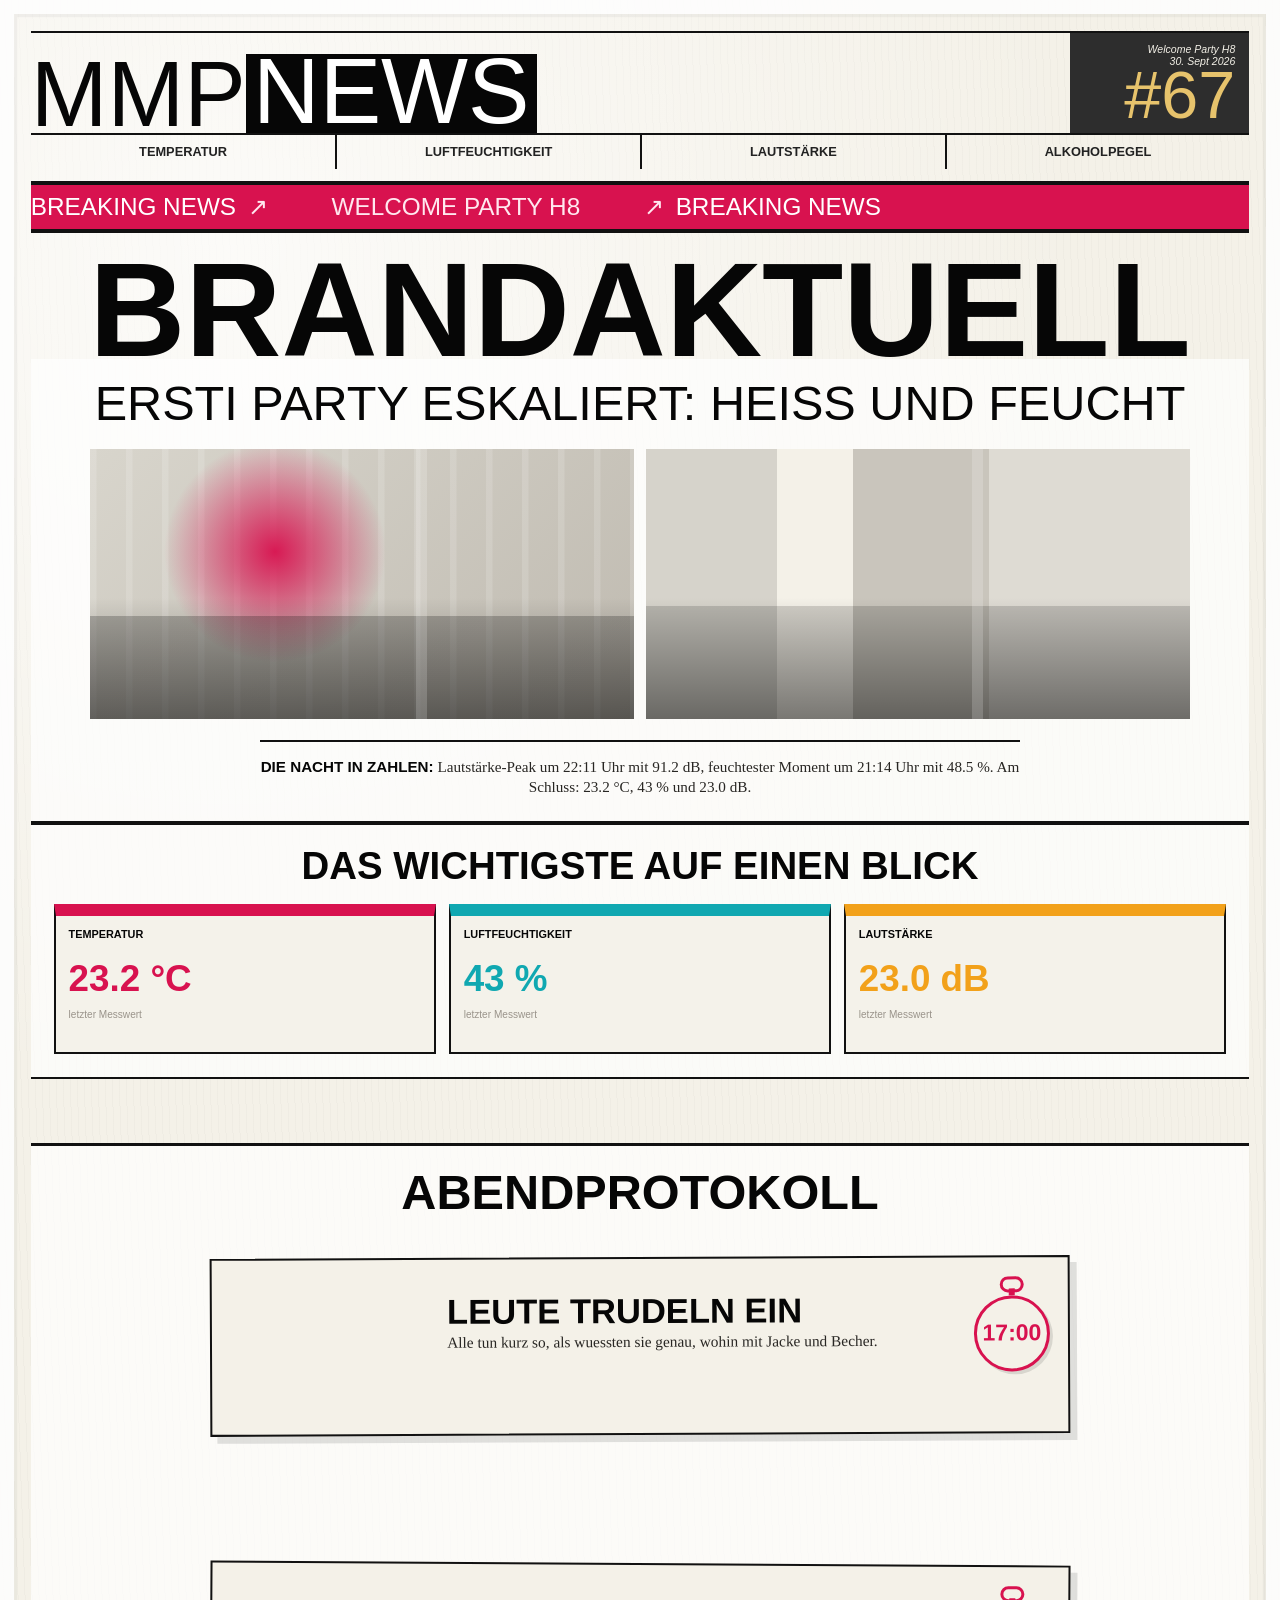
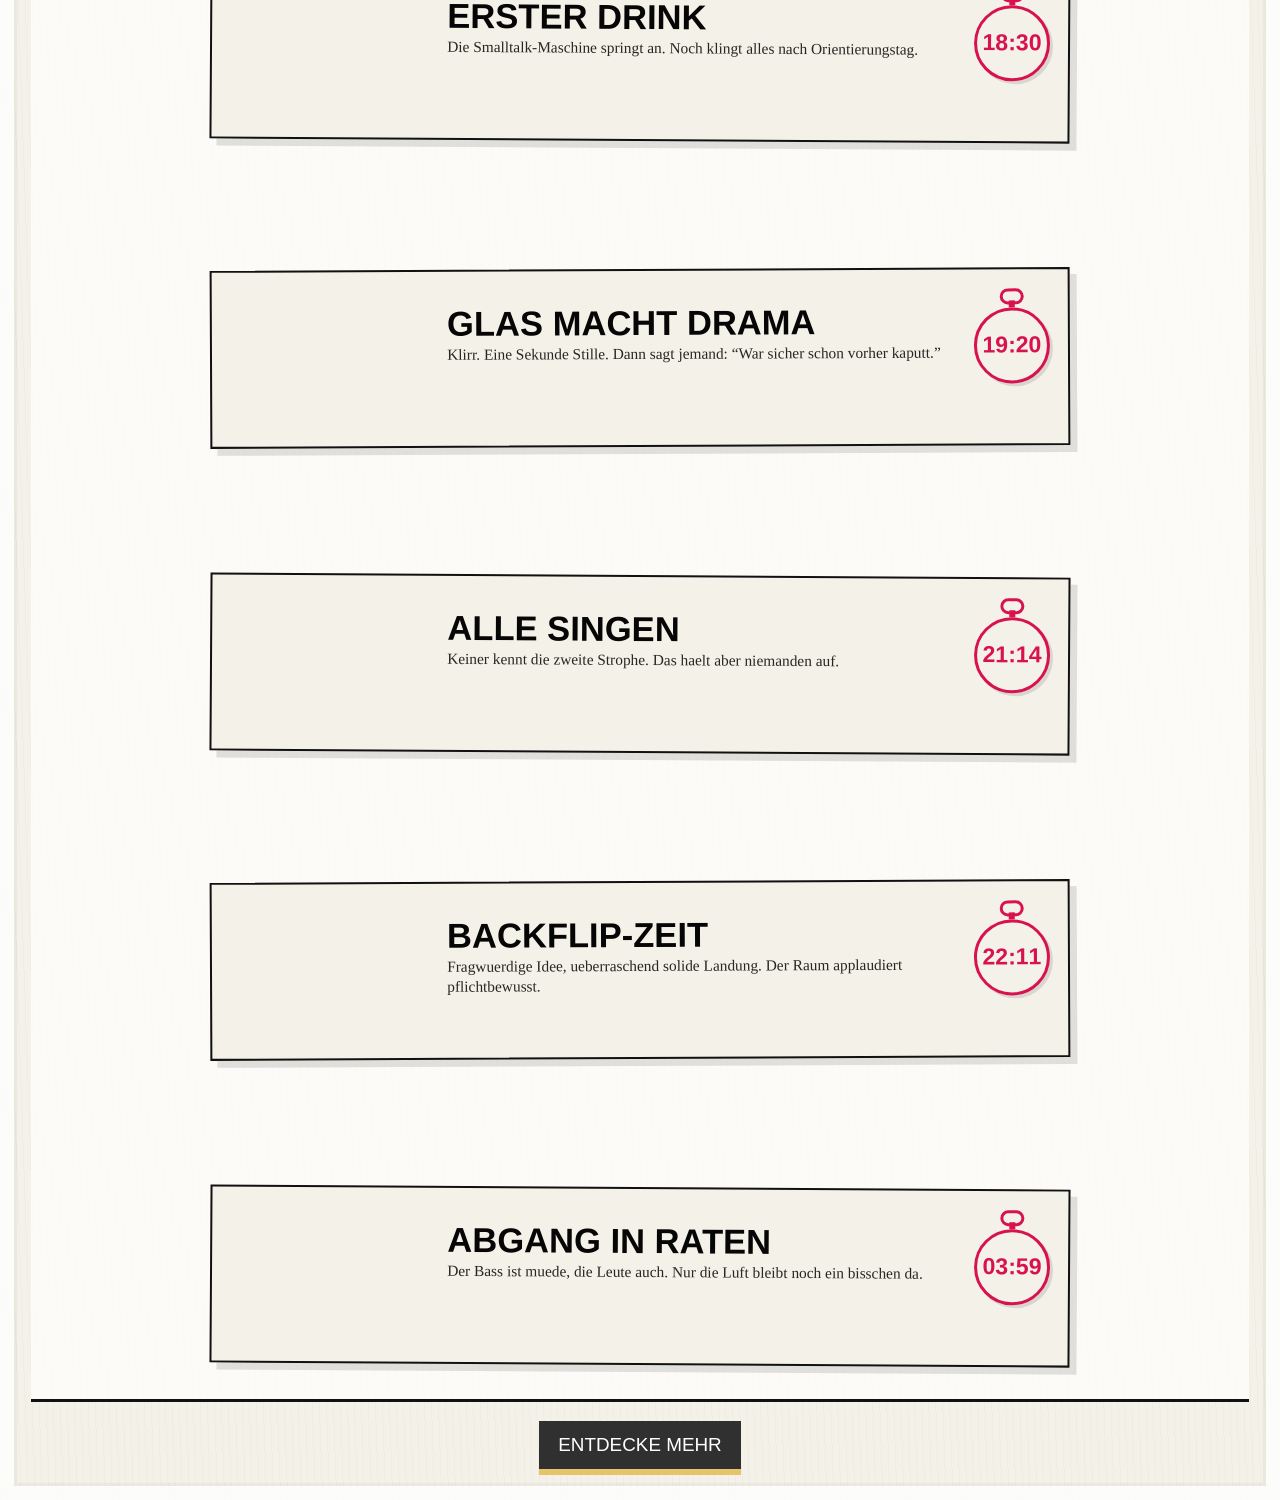
<file: index.html>
<!DOCTYPE html>
<html lang="de">
<head>
    <meta charset="UTF-8">
    <meta name="viewport" content="width=device-width, initial-scale=1.0">
    <title>MMP News | Party Hub</title>
    <link rel="stylesheet" href="css/style.css">
</head>
<body>
<main class="paper">
    <header class="masthead">
        <a class="edition" href="index.html"><span>MMP</span><mark>NEWS</mark></a>
        <div class="issue">
            <span>Welcome Party H8</span>
            <span>30. Sept 2026</span>
        </div>
    </header>

    <nav class="topic-nav" aria-label="Messwerte">
        <a href="temperature.html">Temperatur</a>
        <a href="humidity.html">Luftfeuchtigkeit</a>
        <a href="noise.html">Lautstärke</a>
        <a href="alcohol.html">Alkoholpegel</a>
    </nav>

    <div class="news-strip" aria-hidden="true">
        <span>Breaking News</span>
        <span>Welcome Party H8</span>
        <span>Breaking News</span>
    </div>

    <h1 class="main-title" id="main-title">Brandaktuell</h1>

    <section class="hero" aria-labelledby="main-title">
        <p class="lead">Ersti Party eskaliert: heiss und feucht</p>

        <div class="scene-grid" aria-label="Stimmungsbilder der Party">
            <article class="scene scene-studio"></article>
            <article class="scene scene-mensa"></article>
        </div>

        <article class="story-copy" id="story-copy" aria-label="Story aus den Messdaten"></article>
    </section>

    <section class="overview" aria-labelledby="overview-title">
        <h2 id="overview-title">Das Wichtigste auf einen Blick</h2>
        <div class="metric-grid" id="metric-grid"></div>
    </section>

    <section class="linea-story" aria-labelledby="linea-story-title">
        <h2 id="linea-story-title">Abendprotokoll</h2>
        <div class="linea-timeline">
            <svg class="linea-route" viewBox="0 0 860 1720" preserveAspectRatio="none" aria-hidden="true">
                <path class="linea-route-main" d="M428 0 C428 95 178 70 178 190 C178 315 686 250 686 386 C686 515 205 455 205 600 C205 748 668 680 668 830 C668 970 188 905 188 1060 C188 1210 690 1135 690 1295 C690 1445 426 1415 426 1720" />
                <path class="linea-route-dots" d="M428 0 C428 95 178 70 178 190 C178 315 686 250 686 386 C686 515 205 455 205 600 C205 748 668 680 668 830 C668 970 188 905 188 1060 C188 1210 690 1135 690 1295 C690 1445 426 1415 426 1720" />
            </svg>
            <article class="linea-event">
                <svg viewBox="0 0 140 120" aria-hidden="true">
                    <path d="M36 98 V28 h42 v70" />
                    <circle cx="67" cy="63" r="2.5" />
                    <path d="M101 76 q-5 -9 2 -16 M96 60 q8 -12 18 0 M104 48 a7 7 0 1 0 0 -14 a7 7 0 1 0 0 14 M101 76 l-14 22 M101 76 l20 22" />
                </svg>
                <div>
                    <span>17:00</span>
                    <h3>Leute trudeln ein</h3>
                    <p>Alle tun kurz so, als wuessten sie genau, wohin mit Jacke und Becher.</p>
                </div>
            </article>
            <article class="linea-event">
                <svg viewBox="0 0 140 120" aria-hidden="true">
                    <path d="M43 30 q23 6 27 12 q-2 34 -23 44 q-21 -10 -18 -36 q4 -14 14 -20 z M31 63 q15 -5 35 1 M47 86 q-5 18 -13 27 M22 114 q12 -7 24 1" />
                    <path d="M97 30 q-23 6 -27 12 q2 34 23 44 q21 -10 18 -36 q-4 -14 -14 -20 z M74 63 q15 -5 35 1 M93 86 q5 18 13 27 M94 115 q12 -8 24 -1" />
                    <path d="M61 27 q-19 -18 -25 -9 M76 27 q19 -18 25 -9 M70 25 a3 3 0 1 0 0 -6 a3 3 0 1 0 0 6 M55 35 a3 3 0 1 0 0 -6 a3 3 0 1 0 0 6 M86 35 a3 3 0 1 0 0 -6 a3 3 0 1 0 0 6" />
                </svg>
                <div>
                    <span>18:30</span>
                    <h3>Erster Drink</h3>
                    <p>Die Smalltalk-Maschine springt an. Noch klingt alles nach Orientierungstag.</p>
                </div>
            </article>
            <article class="linea-event">
                <svg viewBox="0 0 140 120" aria-hidden="true">
                    <path d="M42 33 h55 l-18 28 q-8 11 -23 8 q-13 -3 -18 -18 z" />
                    <path d="M61 67 l-18 28 M76 64 l15 31 M34 96 q31 -8 66 0" />
                    <path d="M58 47 l-15 -12 M73 34 l-6 -16 M91 41 l18 -12 M82 56 l24 8 M48 61 l-19 16" />
                    <path d="M27 101 q20 8 39 2 q22 -7 47 2 M52 93 q5 -5 11 -1 M84 91 q7 -4 14 1" />
                </svg>
                <div>
                    <span>19:20</span>
                    <h3>Glas macht Drama</h3>
                    <p>Klirr. Eine Sekunde Stille. Dann sagt jemand: “War sicher schon vorher kaputt.”</p>
                </div>
            </article>
            <article class="linea-event">
                <svg viewBox="0 0 140 120" aria-hidden="true">
                    <path d="M70 20 q16 0 16 18 v18 q0 18 -16 18 q-16 0 -16 -18 v-18 q0 -18 16 -18 z" />
                    <path d="M45 52 q0 31 25 31 q25 0 25 -31 M70 83 v18 M52 101 h36" />
                    <path d="M91 30 q13 9 13 22 M49 30 q-13 9 -13 22 M61 38 q9 -6 18 0" />
                </svg>
                <div>
                    <span>21:14</span>
                    <h3>Alle singen</h3>
                    <p>Keiner kennt die zweite Strophe. Das haelt aber niemanden auf.</p>
                </div>
            </article>
            <article class="linea-event">
                <svg viewBox="0 0 140 120" aria-hidden="true">
                    <path d="M36 75 q17 -45 34 -6 q17 -39 34 6 M51 60 q19 -18 38 0 M42 87 q28 16 57 0" />
                    <path d="M29 31 l24 8 l-18 17 l23 -1 l-12 25 M88 28 l-7 22 l23 -8 l-14 19 l23 4" />
                </svg>
                <div>
                    <span>22:11</span>
                    <h3>Backflip-Zeit</h3>
                    <p>Fragwuerdige Idee, ueberraschend solide Landung. Der Raum applaudiert pflichtbewusst.</p>
                </div>
            </article>
            <article class="linea-event">
                <svg viewBox="0 0 140 120" aria-hidden="true">
                    <path d="M42 36 q24 -14 45 4 q22 19 5 41 q-18 23 -48 2" />
                    <path d="M48 83 h-17 M31 83 l12 -12 M31 83 l12 12 M96 42 h25 M113 34 l10 8 l-10 8" />
                </svg>
                <div>
                    <span>03:59</span>
                    <h3>Abgang in Raten</h3>
                    <p>Der Bass ist muede, die Leute auch. Nur die Luft bleibt noch ein bisschen da.</p>
                </div>
            </article>
        </div>
    </section>

    <footer class="paper-footer">
        <a href="chart.html">Entdecke mehr</a>
    </footer>
</main>

<script src="javascript/js.js"></script>
<script>
    const rows = window.PARTY_UNLOAD_DATA?.data || [];
    const boxes = {
        3: { name: "Studio" },
        7: { name: "Mensa" }
    };
    const metrics = {
        temperature_c: { label: "Temperatur", unit: "°C", accent: "red", digits: 1 },
        humidity_pct: { label: "Luftfeuchtigkeit", unit: "%", accent: "blue", digits: 0 },
        noise_pct: { label: "Lautstärke", unit: "dB", accent: "orange", digits: 1 }
    };
    const metricConfig = [
        { id: "temperature", key: "temperature_c", label: "Temperatur", unit: "°C", accent: "red", digits: 1 },
        { id: "humidity", key: "humidity_pct", label: "Luftfeuchtigkeit", unit: "%", accent: "blue", digits: 0 },
        { id: "noise", key: "noise_pct", label: "Lautstärke", unit: "dB", accent: "orange", digits: 1 }
    ];

    function valuesFor(key) {
        return rows
            .map((row) => row[key])
            .filter((value) => typeof value === "number" && Number.isFinite(value));
    }

    function latestMetricValue(key) {
        for (let i = rows.length - 1; i >= 0; i--) {
            const value = rows[i][key];
            if (typeof value === "number" && Number.isFinite(value)) {
                return value;
            }
        }
        return null;
    }

    function format(value, digits, unit) {
        if (value === null || value === undefined || Number.isNaN(value)) return "--";
        return `${value.toFixed(digits)} ${unit}`;
    }

    function strongestFor(key, direction = "max") {
        let best = null;
        for (const row of rows) {
            const value = row[key];
            if (typeof value !== "number" || !Number.isFinite(value)) continue;
            if (!best || (direction === "max" ? value > best.value : value < best.value)) {
                best = { value, box: row.box_id, time: row.measured_at };
            }
        }
        return best;
    }

    function timeOnly(dateTime) {
        return dateTime ? dateTime.slice(11, 16) : "--:--";
    }

    document.getElementById("metric-grid").innerHTML = metricConfig.map((metric) => {
        const values = valuesFor(metric.key);
        const latest = latestMetricValue(metric.key);
        return `<article class="metric-card ${metric.accent}" id="${metric.id}">
            <div class="metric-label">${metric.label}</div>
            <strong>${format(latest, metric.digits, metric.unit)}</strong>
            <span class="metric-note">${values.length ? "letzter Messwert" : "nicht gemessen"}</span>
        </article>`;
    }).join("");

    const humidityPeak = strongestFor("humidity_pct");
    const noisePeak = strongestFor("noise_pct");
    const latestTemp = latestMetricValue("temperature_c");
    const latestHumidity = latestMetricValue("humidity_pct");
    const latestNoise = latestMetricValue("noise_pct");
    document.getElementById("story-copy").innerHTML = `
        <p><strong>Die Nacht in Zahlen:</strong> Lautstärke-Peak um ${timeOnly(noisePeak?.time)} Uhr mit ${format(noisePeak?.value, 1, "dB")}, feuchtester Moment um ${timeOnly(humidityPeak?.time)} Uhr mit ${format(humidityPeak?.value, 1, "%")}. Am Schluss: ${format(latestTemp, 1, "°C")}, ${format(latestHumidity, 0, "%")} und ${format(latestNoise, 1, "dB")}.</p>
    `;

    const lineaCards = document.querySelectorAll(".linea-event");
    const timeline = document.querySelector(".linea-timeline");
    const routePaths = document.querySelectorAll(".linea-route-main");
    routePaths.forEach((path) => {
        const length = Math.ceil(path.getTotalLength());
        path.dataset.routeLength = length;
        path.style.setProperty("--route-length", length);
        path.style.strokeDashoffset = length;
    });

    lineaCards.forEach((card) => {
        card.querySelectorAll("path, circle").forEach((shape) => {
            const length = Math.ceil(shape.getTotalLength());
            shape.dataset.drawLength = length;
            shape.style.setProperty("--draw-length", length);
            shape.style.strokeDashoffset = length;
        });
    });

    const cardObserver = new IntersectionObserver((entries) => {
        entries.forEach((entry) => {
            if (entry.isIntersecting) entry.target.classList.add("is-visible");
        });
    }, { threshold: 0.35 });

    lineaCards.forEach((card, index) => {
        card.style.setProperty("--card-tilt", `${index % 2 === 0 ? -0.25 : 0.35}deg`);
        card.style.transitionDelay = `${Math.min(index * 70, 280)}ms`;
        cardObserver.observe(card);
    });

    const updateTimelineProgress = () => {
        if (timeline) {
            const timelineRect = timeline.getBoundingClientRect();
            const routeStart = window.innerHeight * 0.78;
            const routeEnd = window.innerHeight * 0.22;
            const routeProgress = Math.max(0, Math.min((routeStart - timelineRect.top) / Math.max(timelineRect.height - routeEnd, 1), 1));

            routePaths.forEach((path) => {
                const length = Number(path.dataset.routeLength || 0);
                path.style.strokeDashoffset = length * (1 - routeProgress);
            });
        }

        lineaCards.forEach((card) => {
            const cardRect = card.getBoundingClientRect();
            const drawStart = window.innerHeight * 0.82;
            const drawEnd = window.innerHeight * 0.38;
            const drawProgress = Math.max(0, Math.min((drawStart - cardRect.top) / Math.max(drawStart - drawEnd, 1), 1));

            card.querySelectorAll("path, circle").forEach((shape) => {
                const length = Number(shape.dataset.drawLength || 0);
                shape.style.strokeDashoffset = length * (1 - drawProgress);
            });

            if (drawProgress >= 0.98) {
                card.classList.add("is-drawn");
            } else {
                card.classList.remove("is-drawn");
            }
        });
    };

    updateTimelineProgress();
    window.addEventListener("scroll", updateTimelineProgress, { passive: true });
    window.addEventListener("resize", updateTimelineProgress);
</script>
</body>
</html>
</file>
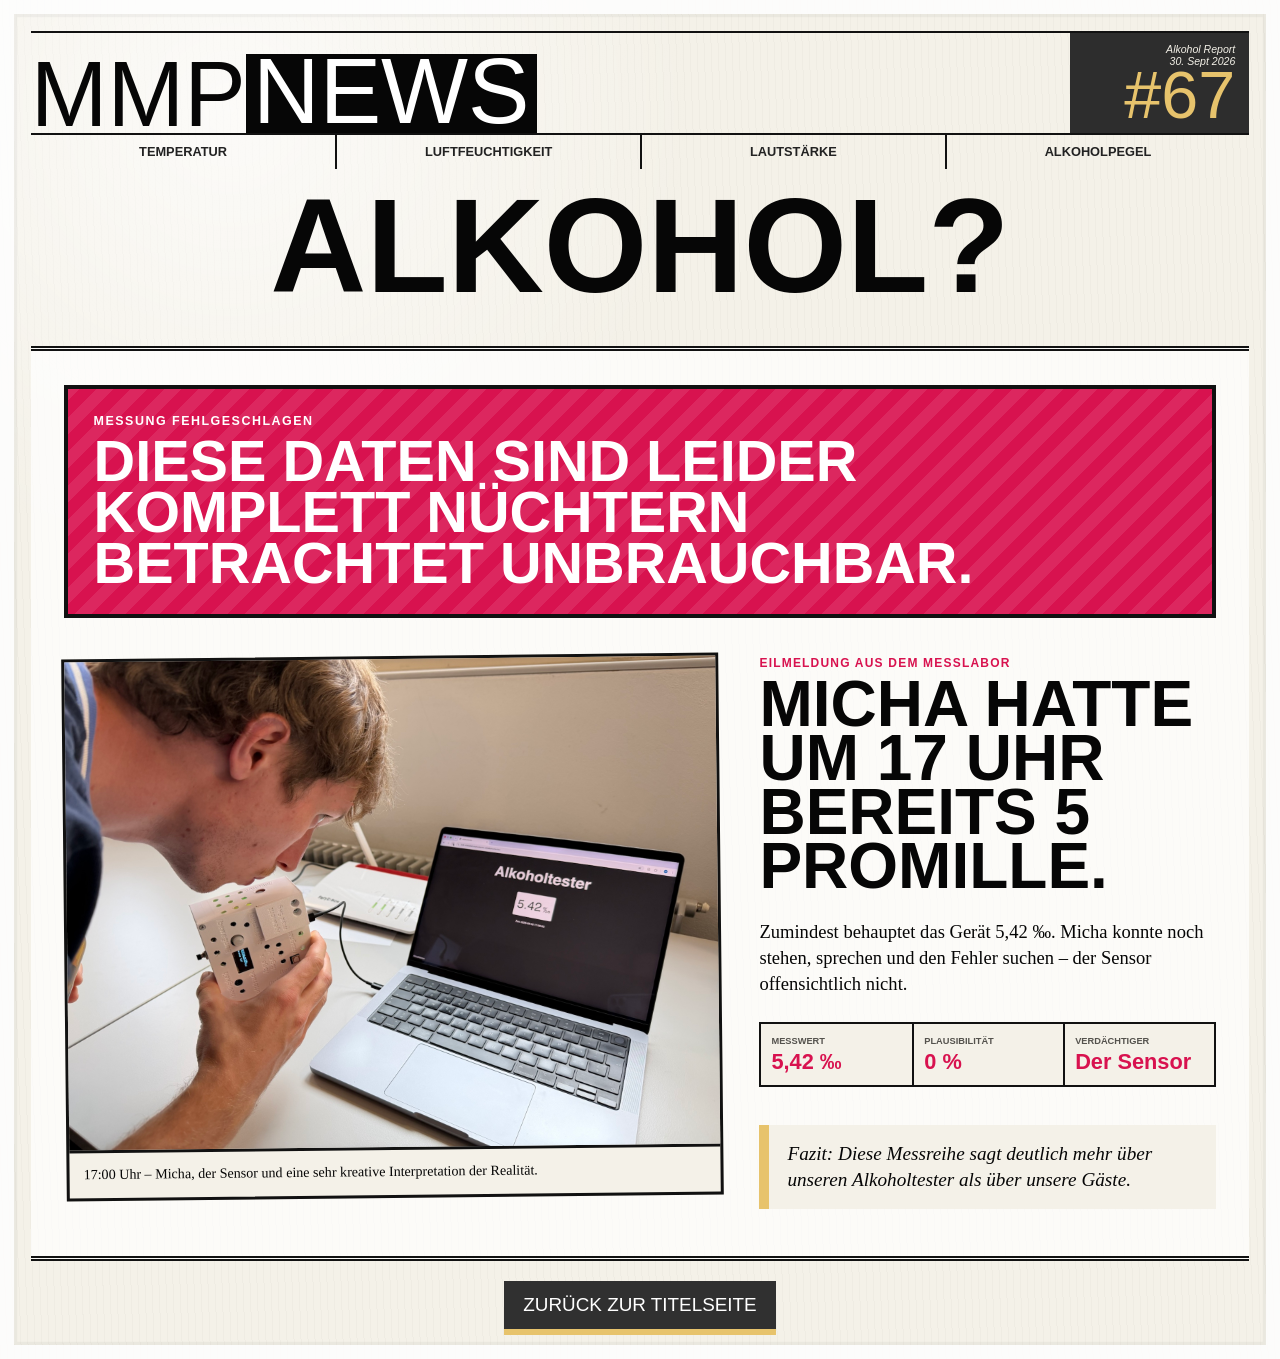
<file: alcohol.html>
<!DOCTYPE html>
<html lang="de">
<head>
    <meta charset="UTF-8">
    <meta name="viewport" content="width=device-width, initial-scale=1.0">
    <title>MMP News | Alkoholpegel</title>
    <link rel="stylesheet" href="css/style.css">
</head>
<body>
<main class="paper subpage alcohol-page">
    <header class="masthead">
        <a class="edition" href="index.html"><span>MMP</span><mark>NEWS</mark></a>
        <div class="issue">
            <span>Alkohol Report</span>
            <span>30. Sept 2026</span>
        </div>
    </header>

    <nav class="topic-nav" aria-label="Messwerte">
        <a href="temperature.html">Temperatur</a>
        <a href="humidity.html">Luftfeuchtigkeit</a>
        <a href="noise.html">Lautstärke</a>
        <a href="alcohol.html" aria-current="page">Alkoholpegel</a>
    </nav>

    <h1 class="main-title" id="main-title">Alkohol?</h1>

    <section class="alcohol-error" aria-labelledby="alcohol-error-title">
        <div class="alcohol-error-banner" role="alert">
            <div>
                <p>Messung fehlgeschlagen</p>
                <h2 id="alcohol-error-title">Diese Daten sind leider komplett nüchtern betrachtet unbrauchbar.</h2>
            </div>
        </div>

        <figure class="alcohol-photo">
            <img src="assets/micha-alcohol-error.jpg" alt="Micha testet den Alkoholtester; auf dem Laptop erscheint ein unrealistisch hoher Messwert von 5,42 Promille." width="1800" height="1350">
            <figcaption>
                17:00 Uhr – Micha, der Sensor und eine sehr kreative Interpretation der Realität.
            </figcaption>
        </figure>

        <article class="alcohol-copy">
            <p class="alcohol-kicker">Eilmeldung aus dem Messlabor</p>
            <h2>Micha hatte um 17 Uhr bereits 5 Promille.</h2>
            <p class="alcohol-punchline">Zumindest behauptet das Gerät 5,42 ‰. Micha konnte noch stehen, sprechen und den Fehler suchen – der Sensor offensichtlich nicht.</p>

            <div class="alcohol-diagnostics" aria-label="Fehlerdiagnose">
                <div><span>Messwert</span><strong>5,42 ‰</strong></div>
                <div><span>Plausibilität</span><strong>0 %</strong></div>
                <div><span>Verdächtiger</span><strong>Der Sensor</strong></div>
            </div>

            <blockquote>Fazit: Diese Messreihe sagt deutlich mehr über unseren Alkoholtester als über unsere Gäste.</blockquote>
        </article>
    </section>

    <footer class="paper-footer">
        <a href="index.html">Zurück zur Titelseite</a>
    </footer>
</main>
</body>
</html>
</file>
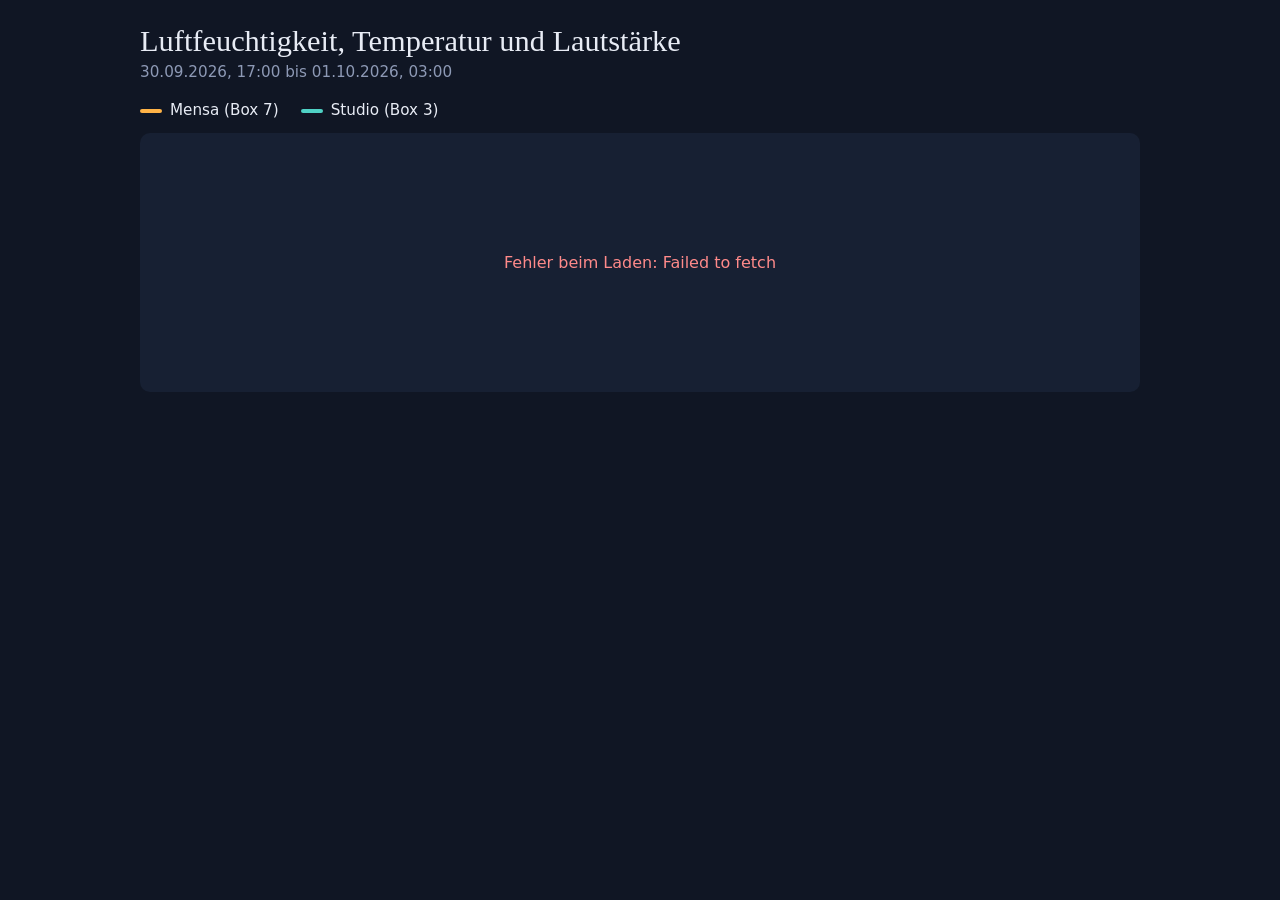
<file: chart.html>
<!DOCTYPE html>
<html lang="de">
<head>
    <meta charset="utf-8">
    <meta name="viewport" content="width=device-width, initial-scale=1">
    <title>Luftfeuchtigkeit, Temperatur und Lautstärke – Verlauf</title>
    <style>
        :root {
            --bg: #101624;
            --panel: #172033;
            --grid: #2a3550;
            --text: #e8ecf5;
            --muted: #8d99b5;
        }
        * { box-sizing: border-box; }
        body {
            margin: 0;
            padding: 24px 16px;
            background: var(--bg);
            color: var(--text);
            font-family: Georgia, "Times New Roman", serif;
        }
        main { max-width: 1000px; margin: 0 auto; }
        h1 { font-size: 1.9rem; font-weight: normal; margin: 0 0 4px; }
        .sub { color: var(--muted); margin: 0 0 20px; font-family: system-ui, sans-serif; font-size: .95rem; }
        .legend { display: flex; flex-wrap: wrap; gap: 8px 22px; margin-bottom: 14px; font-family: system-ui, sans-serif; font-size: .95rem; }
        .legend span::before {
            content: ""; display: inline-block; width: 22px; height: 4px; border-radius: 2px;
            margin-right: 8px; vertical-align: middle; background: var(--c);
        }
        .chart {
            position: relative;
            background: var(--panel);
            border-radius: 10px;
            padding: 12px;
            margin-bottom: 16px;
        }
        .chart h2 { font: normal .9rem system-ui, sans-serif; color: var(--muted); margin: 0 0 6px 4px; }
        svg { display: block; width: 100%; height: auto; font-family: system-ui, sans-serif; }
        .tip {
            position: absolute; pointer-events: none; display: none;
            background: #0b101c; border: 1px solid var(--grid); border-radius: 8px;
            padding: 8px 10px; font: .85rem/1.5 system-ui, sans-serif; white-space: nowrap; z-index: 2;
        }
        .status { padding: 120px 0; text-align: center; color: var(--muted); font-family: system-ui, sans-serif; background: var(--panel); border-radius: 10px; }
        .error { color: #ff8a8a; }
    </style>
</head>
<body>
<main>
    <h1>Luftfeuchtigkeit, Temperatur und Lautstärke</h1>
    <p class="sub">30.09.2026, 17:00 bis 01.10.2026, 03:00</p>
    <div class="legend">
        <span style="--c: #ffb347">Mensa (Box 7)</span>
        <span style="--c: #4fd1c5">Studio (Box 3)</span>
    </div>
    <div id="charts"><div class="status">Daten werden geladen …</div></div>
</main>

<script>
    const URL_DATA = "https://party.gurulugi.myhostpoint.ch/unload.php?from=2026-09-30%2017:00&to=2026-10-01%2004:00&order=asc&exclude_box=5";

    // Time axis: 17:00 -> 03:00 next day (times are used exactly as stored, no timezone conversion)
    const T_START = Date.UTC(2026, 8, 30, 17, 0, 0);
    const T_END   = Date.UTC(2026, 9, 1, 3, 0, 0);

    const BOXES = [
        { id: 7, name: "Mensa",  color: "#ffb347" },
        { id: 3, name: "Studio", color: "#4fd1c5" }
    ];
    const METRICS = {
        humidity_pct:  { label: "Luftfeuchtigkeit", unit: "%",  dash: "" },
        temperature_c: { label: "Temperatur",       unit: "°C", dash: "7 5" },
        noise_pct:     { label: "Lautstärke",       unit: "dB", dash: "" }   // DB column is called noise_pct
    };
    // Each panel is one chart. First metric = left axis, second (optional) = right axis.
    const PANELS = [
        { title: "Luftfeuchtigkeit (durchgezogen, linke Achse) und Temperatur (gestrichelt, rechte Achse)",
            keys: ["humidity_pct", "temperature_c"], ratio: 0.45 },
        { title: "Lautstärke in dB",
            keys: ["noise_pct"], ratio: 0.3 }
    ];

    const chartsEl = document.getElementById("charts");
    let series = [];

    function parseTime(s) {
        const m = /^(\d{4})-(\d{2})-(\d{2}) (\d{2}):(\d{2}):(\d{2})$/.exec(s);
        return m ? Date.UTC(+m[1], m[2] - 1, +m[3], +m[4], +m[5], +m[6]) : null;
    }
    const pad = n => String(n).padStart(2, "0");
    function fmt(t) {
        const d = new Date(t);
        return `${pad(d.getUTCHours())}:${pad(d.getUTCMinutes())}`;
    }

    async function load() {
        try {
            const res = await fetch(URL_DATA);
            if (!res.ok) throw new Error("HTTP " + res.status);
            const json = await res.json();
            const rows = json.data || [];

            series = [];
            Object.keys(METRICS).forEach(key => BOXES.forEach(b => {
                series.push({
                    ...b, key, metric: METRICS[key],
                    points: rows
                        .filter(r => r.box_id === b.id && r[key] !== null && r[key] !== undefined)
                        .map(r => ({ t: parseTime(r.measured_at), v: r[key] }))
                        .filter(p => p.t !== null && p.t >= T_START && p.t <= T_END)
                });
            }));

            if (!series.some(s => s.points.length)) {
                chartsEl.innerHTML = '<div class="status">Keine Daten im Zeitraum gefunden.</div>';
                return;
            }
            draw();
        } catch (e) {
            chartsEl.innerHTML = `<div class="status error">Fehler beim Laden: ${e.message}</div>`;
        }
    }

    // Round the range outward to multiples of a nice step, plus one step of padding
    function scaleFor(key) {
        const vals = series.filter(s => s.key === key).flatMap(s => s.points.map(p => p.v));
        if (!vals.length) return { lo: 0, hi: 1, step: 1 };
        const min = Math.min(...vals), max = Math.max(...vals);
        const range = Math.max(max - min, 1);
        const step = range <= 8 ? 1 : range <= 16 ? 2 : range <= 40 ? 5 : 10;
        return { lo: Math.floor(min / step) * step - step, hi: Math.ceil(max / step) * step + step, step };
    }

    function draw() {
        chartsEl.innerHTML = PANELS.map((p, i) =>
            `<div class="chart" id="panel${i}"><h2>${p.title}</h2><div class="plot"></div><div class="tip"></div></div>`
        ).join("");
        PANELS.forEach((p, i) => drawPanel(document.getElementById("panel" + i), p));
    }

    function drawPanel(el, panel) {
        const plot = el.querySelector(".plot"), tip = el.querySelector(".tip");
        const W = Math.max(el.clientWidth - 24, 320);
        const H = Math.round(W < 600 ? W * (panel.ratio + 0.3) : W * panel.ratio);
        const m = { top: 16, right: 52, bottom: 36, left: 52 };
        const iw = W - m.left - m.right, ih = H - m.top - m.bottom;

        const scales = {};
        panel.keys.forEach(k => scales[k] = scaleFor(k));
        const x = t => m.left + (t - T_START) / (T_END - T_START) * iw;
        const yFn = k => v => m.top + (1 - (v - scales[k].lo) / (scales[k].hi - scales[k].lo)) * ih;

        let g = "";
        // first metric: left axis with grid lines
        const k0 = panel.keys[0], s0 = scales[k0], y0 = yFn(k0), u0 = METRICS[k0].unit;
        for (let v = s0.lo; v <= s0.hi; v += s0.step) {
            g += `<line x1="${m.left}" x2="${W - m.right}" y1="${y0(v)}" y2="${y0(v)}" stroke="#2a3550"/>`;
            g += `<text x="${m.left - 8}" y="${y0(v) + 4}" text-anchor="end" fill="#8d99b5" font-size="12">${v}${u0 === "°C" ? "°" : u0}</text>`;
        }
        // second metric: right axis, labels only
        if (panel.keys[1]) {
            const k1 = panel.keys[1], s1 = scales[k1], y1 = yFn(k1), u1 = METRICS[k1].unit;
            for (let v = s1.lo; v <= s1.hi; v += s1.step) {
                g += `<text x="${W - m.right + 8}" y="${y1(v) + 4}" fill="#8d99b5" font-size="12">${v}${u1 === "°C" ? "°" : u1}</text>`;
            }
        }
        // hourly x ticks
        for (let t = T_START; t <= T_END; t += 3600000) {
            g += `<line x1="${x(t)}" x2="${x(t)}" y1="${m.top}" y2="${H - m.bottom}" stroke="#2a3550" stroke-dasharray="2 4"/>`;
            g += `<text x="${x(t)}" y="${H - m.bottom + 20}" text-anchor="middle" fill="#8d99b5" font-size="12">${fmt(t)}</text>`;
        }
        // lines
        const panelSeries = series.filter(s => panel.keys.includes(s.key));
        panelSeries.forEach(s => {
            if (!s.points.length) return;
            const y = yFn(s.key);
            const d = s.points.map((p, i) => `${i ? "L" : "M"}${x(p.t).toFixed(1)},${y(p.v).toFixed(1)}`).join(" ");
            g += `<path d="${d}" fill="none" stroke="${s.color}" stroke-width="2.5" stroke-linejoin="round" stroke-linecap="round" stroke-dasharray="${s.metric.dash}"/>`;
        });
        g += `<line class="cross" y1="${m.top}" y2="${H - m.bottom}" stroke="#8d99b5" style="display:none"/><g class="dots"></g>`;

        plot.innerHTML = `<svg viewBox="0 0 ${W} ${H}" role="img" aria-label="${panel.title}">${g}</svg>`;
        const svg = plot.querySelector("svg"), cross = svg.querySelector(".cross"), dots = svg.querySelector(".dots");

        function nearest(s, t) {
            let best = null;
            for (const p of s.points) if (!best || Math.abs(p.t - t) < Math.abs(best.t - t)) best = p;
            return best && Math.abs(best.t - t) <= 15 * 60000 ? best : null;
        }

        svg.addEventListener("mousemove", ev => {
            const r = svg.getBoundingClientRect();
            const px = (ev.clientX - r.left) * (W / r.width);
            if (px < m.left || px > W - m.right) return hide();
            const t = T_START + (px - m.left) / iw * (T_END - T_START);
            cross.setAttribute("x1", px); cross.setAttribute("x2", px); cross.style.display = "";
            let html = `<b>${fmt(t)} Uhr</b>`, d = "";
            panelSeries.forEach(s => {
                const p = nearest(s, t);
                if (!p) return;
                html += `<br><span style="color:${s.color}">●</span> ${s.name}, ${s.metric.label}: ${p.v.toFixed(1)} ${s.metric.unit} <span style="color:#8d99b5">(${fmt(p.t)})</span>`;
                d += `<circle cx="${x(p.t)}" cy="${yFn(s.key)(p.v)}" r="5" fill="${s.color}" stroke="#101624" stroke-width="2"/>`;
            });
            dots.innerHTML = d;
            tip.innerHTML = html;
            tip.style.display = "block";
            const box = el.getBoundingClientRect();
            const left = ev.clientX - box.left + 14;
            tip.style.left = Math.max(8, Math.min(left, el.clientWidth - tip.offsetWidth - 8)) + "px";
            tip.style.top = (ev.clientY - box.top - 10) + "px";
        });
        svg.addEventListener("mouseleave", hide);
        function hide() { cross.style.display = "none"; dots.innerHTML = ""; tip.style.display = "none"; }
    }

    let resizeTimer;
    window.addEventListener("resize", () => {
        clearTimeout(resizeTimer);
        resizeTimer = setTimeout(() => series.length && draw(), 150);
    });

    load();
</script>
</body>
</html>
</file>
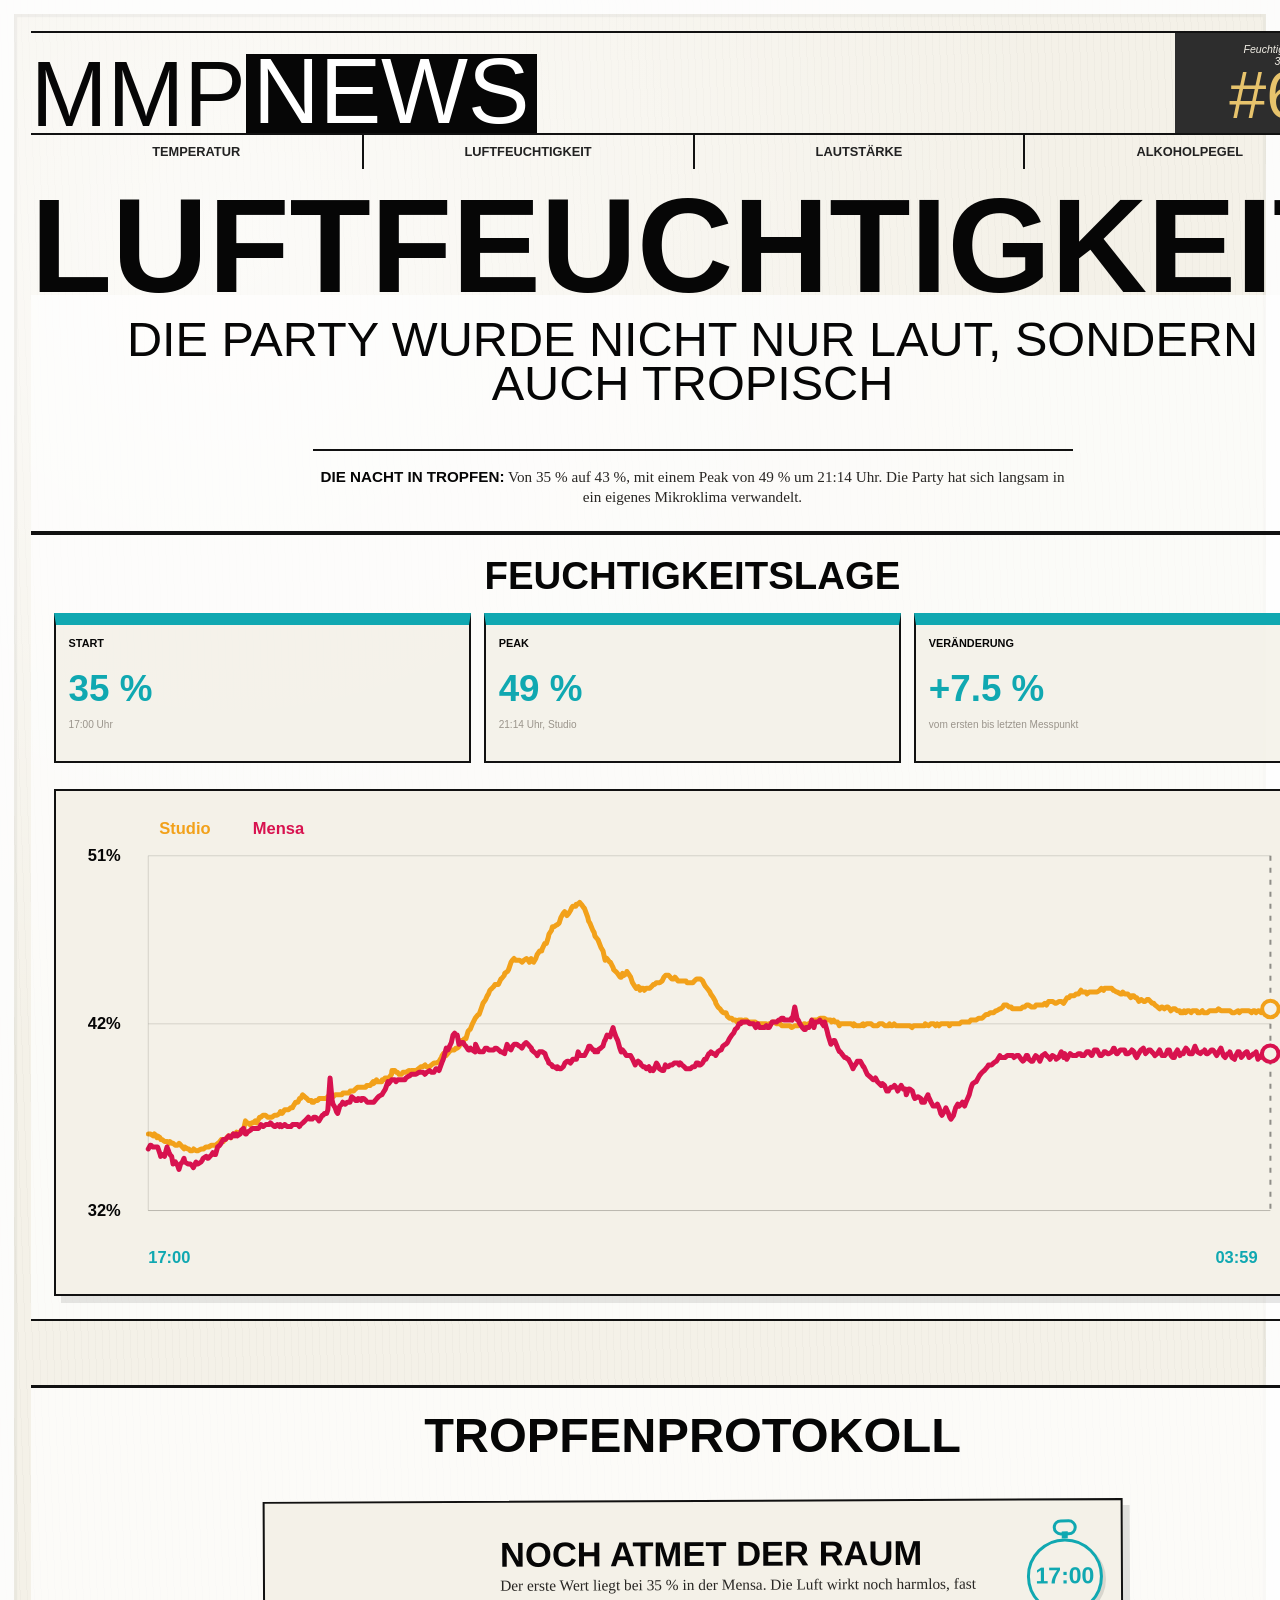
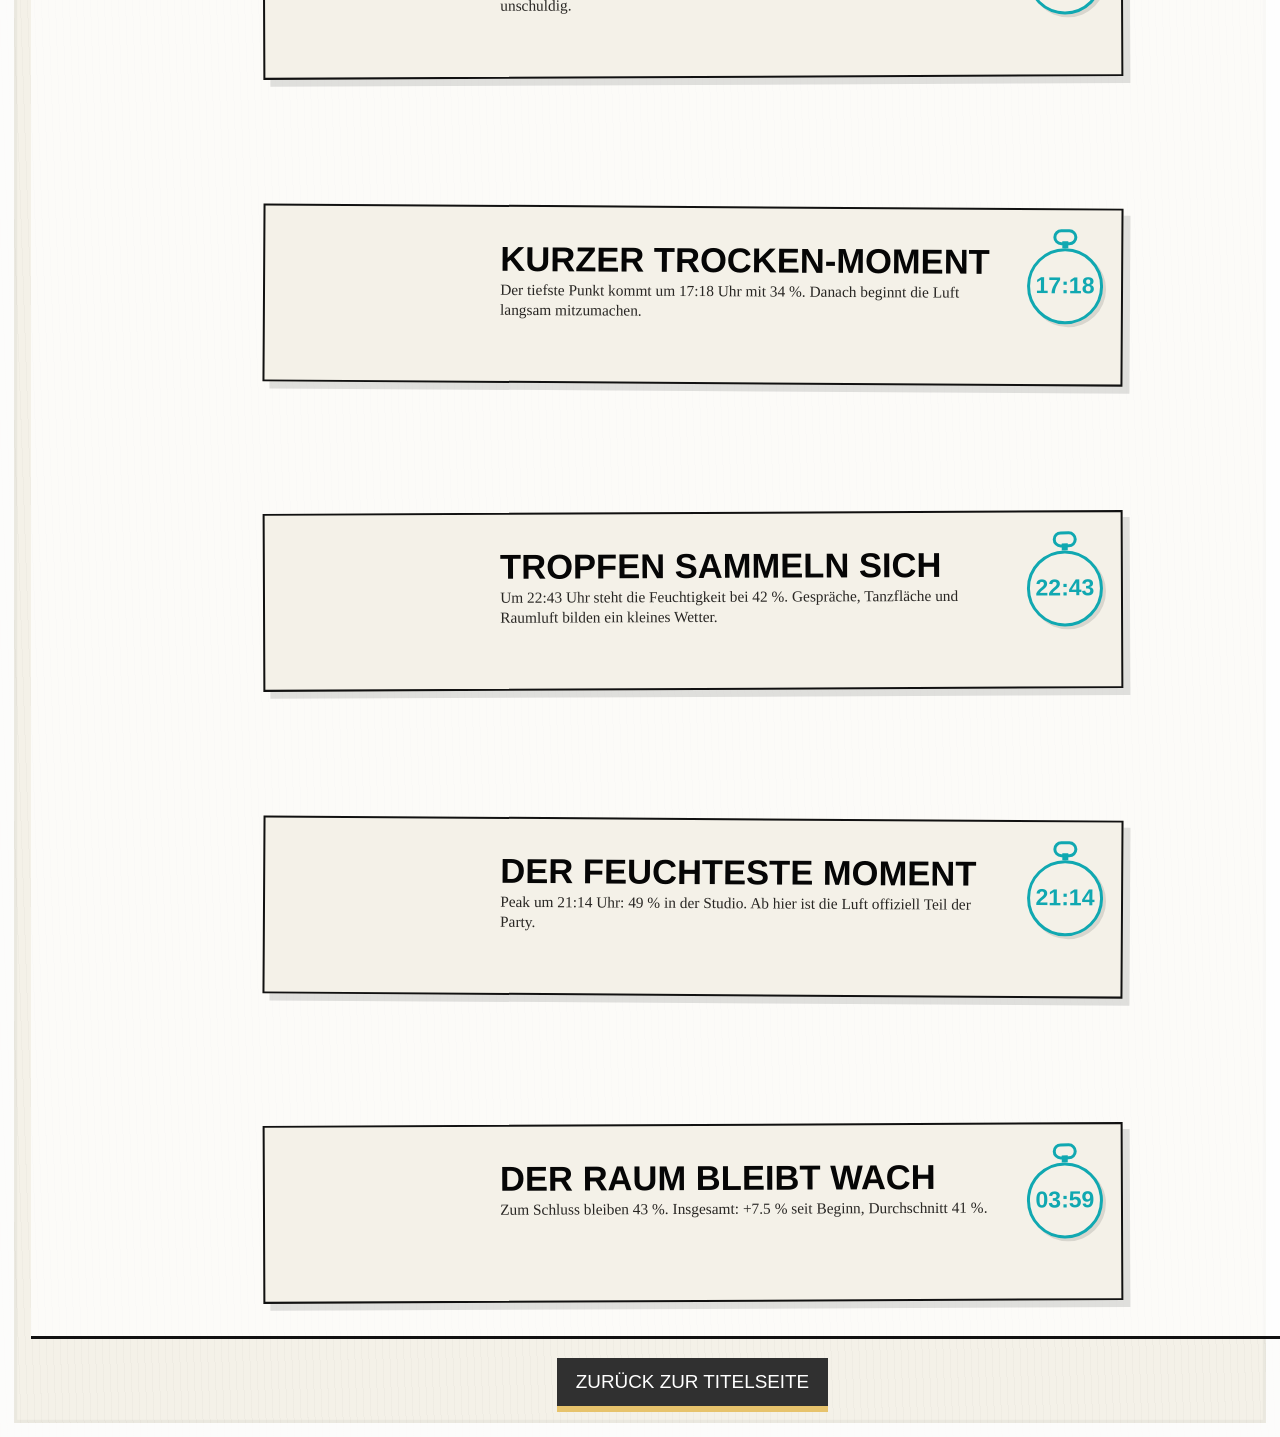
<file: humidity.html>
<!DOCTYPE html>
<html lang="de">
<head>
    <meta charset="UTF-8">
    <meta name="viewport" content="width=device-width, initial-scale=1.0">
    <title>MMP News | Luftfeuchtigkeit</title>
    <link rel="stylesheet" href="css/style.css">
</head>
<body>
<main class="paper subpage humidity-page">
    <header class="masthead">
        <a class="edition" href="index.html"><span>MMP</span><mark>NEWS</mark></a>
        <div class="issue">
            <span>Feuchtigkeits Report</span>
            <span>30. Sept 2026</span>
        </div>
    </header>

    <nav class="topic-nav" aria-label="Messwerte">
        <a href="temperature.html">Temperatur</a>
        <a href="humidity.html" aria-current="page">Luftfeuchtigkeit</a>
        <a href="noise.html">Lautstärke</a>
        <a href="alcohol.html">Alkoholpegel</a>
    </nav>

    <h1 class="main-title" id="main-title">Luftfeuchtigkeit</h1>

    <section class="hero humidity-hero" aria-labelledby="main-title">
        <p class="lead">Die Party wurde nicht nur laut, sondern auch tropisch</p>
        <article class="story-copy" id="humidity-copy" aria-label="Story zur Luftfeuchtigkeit"></article>
    </section>

    <section class="overview" aria-labelledby="humidity-overview-title">
        <h2 id="humidity-overview-title">Feuchtigkeitslage</h2>
        <div class="metric-grid" id="humidity-metrics"></div>
        <div class="humidity-chart-card" id="humidity-chart-card">
            <svg id="humidity-chart" viewBox="0 0 900 340" preserveAspectRatio="xMidYMid meet" aria-label="Luftfeuchtigkeit über den Abend"></svg>
            <div class="humidity-tooltip" id="humidity-tooltip" hidden></div>
        </div>
    </section>

    <section class="linea-story humidity-story" aria-labelledby="humidity-story-title">
        <h2 id="humidity-story-title">Tropfenprotokoll</h2>
        <div class="linea-timeline humidity-timeline" id="humidity-timeline">
            <svg class="linea-route" viewBox="0 0 860 1460" preserveAspectRatio="none" aria-hidden="true">
                <path class="linea-route-main" d="M430 0 C430 92 200 66 200 180 C200 306 675 244 675 380 C675 510 185 446 185 590 C185 734 690 660 690 820 C690 980 205 900 205 1060 C205 1210 430 1200 430 1460" />
            </svg>
            <div id="humidity-events"></div>
        </div>
    </section>

    <footer class="paper-footer">
        <a href="index.html">Zurück zur Titelseite</a>
    </footer>
</main>

<script src="javascript/js.js"></script>
<script>
    const rows = window.PARTY_UNLOAD_DATA?.data || [];
    const boxes = {
        3: { name: "Studio" },
        7: { name: "Mensa" }
    };

    function humidityPoints() {
        return rows
            .map((row) => ({ value: row.humidity_pct, box: row.box_id, time: row.measured_at }))
            .filter((point) => typeof point.value === "number" && Number.isFinite(point.value));
    }

    const points = humidityPoints();
    const first = points[0] || null;
    const last = points[points.length - 1] || null;
    const peak = points.reduce((best, point) => !best || point.value > best.value ? point : best, null);
    const low = points.reduce((best, point) => !best || point.value < best.value ? point : best, null);
    const average = points.length ? points.reduce((sum, point) => sum + point.value, 0) / points.length : null;
    const middle = points[Math.floor(points.length * 0.52)] || null;

    function format(value, digits = 1) {
        if (value === null || value === undefined || Number.isNaN(value)) return "--";
        return `${value.toFixed(digits)} %`;
    }

    function timeOnly(dateTime) {
        return dateTime ? dateTime.slice(11, 16) : "--:--";
    }

    function clockFromTime(time) {
        const date = new Date(time);
        return `${String(date.getHours()).padStart(2, "0")}:${String(date.getMinutes()).padStart(2, "0")}`;
    }

    function room(point) {
        return boxes[point?.box]?.name || "Raum";
    }

    function delta(from, to) {
        if (!from || !to) return "--";
        const value = to.value - from.value;
        return `${value >= 0 ? "+" : ""}${value.toFixed(1)} %`;
    }

    function dropIcon(type) {
        const icons = {
            first: `
                <svg viewBox="0 0 140 120" aria-hidden="true">
                    <path d="M70 23 q24 29 24 48 q0 23 -24 23 q-24 0 -24 -23 q0 -19 24 -48 z" />
                    <path d="M61 79 q9 7 20 0" />
                    <circle cx="101" cy="40" r="4" />
                </svg>`,
            low: `
                <svg viewBox="0 0 140 120" aria-hidden="true">
                    <path d="M48 50 q13 -18 13 -29 q18 22 18 38 q0 17 -18 17 q-17 0 -17 -16 q0 -5 4 -10 z" />
                    <path d="M92 76 q13 -18 13 -29 q18 22 18 38 q0 17 -18 17 q-17 0 -17 -16 q0 -5 4 -10 z" />
                    <path d="M32 96 q18 8 38 0 M82 104 q24 8 43 -2" />
                </svg>`,
            middle: `
                <svg viewBox="0 0 140 120" aria-hidden="true">
                    <path d="M38 38 q18 20 18 35 q0 17 -18 17 q-18 0 -18 -17 q0 -15 18 -35 z" />
                    <path d="M72 22 q24 28 24 48 q0 23 -24 23 q-24 0 -24 -23 q0 -20 24 -48 z" />
                    <path d="M106 48 q14 17 14 29 q0 14 -14 14 q-14 0 -14 -14 q0 -12 14 -29 z" />
                </svg>`,
            peak: `
                <svg viewBox="0 0 140 120" aria-hidden="true">
                    <path d="M70 18 q32 38 32 64 q0 30 -32 30 q-32 0 -32 -30 q0 -26 32 -64 z" />
                    <path d="M56 82 q14 13 31 0" />
                    <path d="M31 44 q-10 8 -11 21 M109 44 q10 8 11 21 M42 25 l-12 -12 M99 25 l12 -12" />
                </svg>`,
            last: `
                <svg viewBox="0 0 140 120" aria-hidden="true">
                    <path d="M48 39 q20 24 20 41 q0 20 -20 20 q-20 0 -20 -20 q0 -17 20 -41 z" />
                    <path d="M90 28 q24 28 24 48 q0 23 -24 23 q-24 0 -24 -23 q0 -20 24 -48 z" />
                    <path d="M32 105 q34 -10 74 0 M72 86 q8 8 20 0" />
                </svg>`
        };
        return icons[type];
    }

    const chapters = [
        {
            type: "first",
            point: first,
            title: "Noch atmet der Raum",
            body: `Der erste Wert liegt bei ${format(first?.value, 0)} in der ${room(first)}. Die Luft wirkt noch harmlos, fast unschuldig.`
        },
        {
            type: "low",
            point: low,
            title: "Kurzer Trocken-Moment",
            body: `Der tiefste Punkt kommt um ${timeOnly(low?.time)} Uhr mit ${format(low?.value, 0)}. Danach beginnt die Luft langsam mitzumachen.`
        },
        {
            type: "middle",
            point: middle,
            title: "Tropfen sammeln sich",
            body: `Um ${timeOnly(middle?.time)} Uhr steht die Feuchtigkeit bei ${format(middle?.value, 0)}. Gespräche, Tanzfläche und Raumluft bilden ein kleines Wetter.`
        },
        {
            type: "peak",
            point: peak,
            title: "Der feuchteste Moment",
            body: `Peak um ${timeOnly(peak?.time)} Uhr: ${format(peak?.value, 0)} in der ${room(peak)}. Ab hier ist die Luft offiziell Teil der Party.`
        },
        {
            type: "last",
            point: last,
            title: "Der Raum bleibt wach",
            body: `Zum Schluss bleiben ${format(last?.value, 0)}. Insgesamt: ${delta(first, last)} seit Beginn, Durchschnitt ${format(average, 0)}.`
        }
    ];

    document.getElementById("humidity-copy").innerHTML = `
        <p><strong>Die Nacht in Tropfen:</strong> Von ${format(first?.value, 0)} auf ${format(last?.value, 0)}, mit einem Peak von ${format(peak?.value, 0)} um ${timeOnly(peak?.time)} Uhr. Die Party hat sich langsam in ein eigenes Mikroklima verwandelt.</p>
    `;

    document.getElementById("humidity-metrics").innerHTML = [
        { label: "Start", value: format(first?.value, 0), note: `${timeOnly(first?.time)} Uhr` },
        { label: "Peak", value: format(peak?.value, 0), note: `${timeOnly(peak?.time)} Uhr, ${room(peak)}` },
        { label: "Veränderung", value: delta(first, last), note: "vom ersten bis letzten Messpunkt" }
    ].map((metric) => `
        <article class="metric-card blue">
            <div class="metric-label">${metric.label}</div>
            <strong>${metric.value}</strong>
            <span class="metric-note">${metric.note}</span>
        </article>
    `).join("");

    function renderHumidityChart() {
        const svg = document.getElementById("humidity-chart");
        const tooltip = document.getElementById("humidity-tooltip");
        if (!svg || !tooltip || !points.length) return;

        const width = 900;
        const height = 340;
        const pad = { top: 34, right: 30, bottom: 48, left: 54 };
        const chartWidth = width - pad.left - pad.right;
        const chartHeight = height - pad.top - pad.bottom;
        const series = {
            3: points.filter((point) => point.box === 3).sort((a, b) => Date.parse(a.time.replace(" ", "T")) - Date.parse(b.time.replace(" ", "T"))),
            7: points.filter((point) => point.box === 7).sort((a, b) => Date.parse(a.time.replace(" ", "T")) - Date.parse(b.time.replace(" ", "T")))
        };
        const times = points.map((point) => Date.parse(point.time.replace(" ", "T")));
        const minTime = Math.min(...times);
        const maxTime = Math.max(...times);
        const minValue = Math.floor(Math.min(...points.map((point) => point.value)) - 2);
        const maxValue = Math.ceil(Math.max(...points.map((point) => point.value)) + 2);
        const lastStudio = series[3][series[3].length - 1] || last;
        const lastMensa = series[7][series[7].length - 1] || last;
        const valueRange = Math.max(maxValue - minValue, 1);
        const xForTime = (time) => pad.left + ((time - minTime) / Math.max(maxTime - minTime, 1)) * chartWidth;
        const yFor = (value) => pad.top + (1 - (value - minValue) / valueRange) * chartHeight;
        const lineFor = (items) => items.map((point) => {
            const time = Date.parse(point.time.replace(" ", "T"));
            return `${xForTime(time).toFixed(1)},${yFor(point.value).toFixed(1)}`;
        }).join(" ");
        const nearest = (items, targetTime) => items.reduce((best, point) => {
            const distance = Math.abs(Date.parse(point.time.replace(" ", "T")) - targetTime);
            return !best || distance < best.distance ? { point, distance } : best;
        }, null)?.point || null;
        const guideValues = [minValue, Math.round((minValue + maxValue) / 2), maxValue];

        svg.innerHTML = `
            ${guideValues.map((value) => `
                <line class="humidity-chart-grid" x1="${pad.left}" x2="${width - pad.right}" y1="${yFor(value)}" y2="${yFor(value)}"></line>
                <text class="humidity-chart-axis" x="10" y="${yFor(value) + 4}">${value}%</text>
            `).join("")}
            <polyline class="humidity-chart-line humidity-chart-line-studio" points="${lineFor(series[3])}"></polyline>
            <polyline class="humidity-chart-line humidity-chart-line-mensa" points="${lineFor(series[7])}"></polyline>
            <line class="humidity-chart-grid" x1="${pad.left}" x2="${pad.left}" y1="${pad.top}" y2="${height - pad.bottom}"></line>
            <line class="humidity-chart-grid" x1="${pad.left}" x2="${width - pad.right}" y1="${height - pad.bottom}" y2="${height - pad.bottom}"></line>
            <line class="humidity-chart-guide" id="humidity-chart-guide" x1="${width - pad.right}" x2="${width - pad.right}" y1="${pad.top}" y2="${height - pad.bottom}"></line>
            <text class="humidity-chart-label" x="${pad.left}" y="${height - 10}">${timeOnly(first?.time)}</text>
            <text class="humidity-chart-label" x="${width - pad.right - 40}" y="${height - 10}">${timeOnly(last?.time)}</text>
            <text class="humidity-chart-legend studio" x="${pad.left + 8}" y="18">Studio</text>
            <text class="humidity-chart-legend mensa" x="${pad.left + 76}" y="18">Mensa</text>
            <circle class="humidity-chart-dot humidity-chart-dot-studio" id="humidity-chart-dot-studio" cx="${xForTime(Date.parse(lastStudio.time.replace(" ", "T")))}" cy="${yFor(lastStudio.value)}" r="6"></circle>
            <circle class="humidity-chart-dot humidity-chart-dot-mensa" id="humidity-chart-dot-mensa" cx="${xForTime(Date.parse(lastMensa.time.replace(" ", "T")))}" cy="${yFor(lastMensa.value)}" r="6"></circle>
        `;

        const guide = document.getElementById("humidity-chart-guide");
        const studioDot = document.getElementById("humidity-chart-dot-studio");
        const mensaDot = document.getElementById("humidity-chart-dot-mensa");
        const showPoint = (event) => {
            const rect = svg.getBoundingClientRect();
            const ratio = Math.max(0, Math.min((event.clientX - rect.left) / Math.max(rect.width, 1), 1));
            const targetTime = minTime + ratio * (maxTime - minTime);
            const studio = nearest(series[3], targetTime);
            const mensa = nearest(series[7], targetTime);
            const x = xForTime(targetTime);
            const xPercent = (x / width) * 100;

            guide.setAttribute("x1", x);
            guide.setAttribute("x2", x);
            if (studio) {
                studioDot.setAttribute("cx", x);
                studioDot.setAttribute("cy", yFor(studio.value));
            }
            if (mensa) {
                mensaDot.setAttribute("cx", x);
                mensaDot.setAttribute("cy", yFor(mensa.value));
            }

            tooltip.hidden = false;
            tooltip.innerHTML = `<strong>${clockFromTime(targetTime)} Uhr</strong>Studio: ${format(studio?.value, 0)}<br>Mensa: ${format(mensa?.value, 0)}`;
            tooltip.style.left = `${Math.max(8, Math.min(xPercent, 92))}%`;
            tooltip.style.top = "34%";
        };

        svg.addEventListener("pointermove", showPoint);
        svg.addEventListener("pointerleave", () => {
            tooltip.hidden = true;
        });
    }

    renderHumidityChart();

    document.getElementById("humidity-events").innerHTML = chapters.map((chapter) => `
        <article class="linea-event">
            ${dropIcon(chapter.type)}
            <div>
                <span>${timeOnly(chapter.point?.time)}</span>
                <h3>${chapter.title}</h3>
                <p>${chapter.body}</p>
            </div>
        </article>
    `).join("");

    const lineaCards = document.querySelectorAll(".linea-event");
    const timeline = document.querySelector(".linea-timeline");
    const routePaths = document.querySelectorAll(".linea-route-main");

    routePaths.forEach((path) => {
        const length = Math.ceil(path.getTotalLength());
        path.dataset.routeLength = length;
        path.style.setProperty("--route-length", length);
        path.style.strokeDashoffset = length;
    });

    lineaCards.forEach((card) => {
        card.querySelectorAll("path, circle").forEach((shape) => {
            const length = Math.ceil(shape.getTotalLength());
            shape.dataset.drawLength = length;
            shape.style.setProperty("--draw-length", length);
            shape.style.strokeDashoffset = length;
        });
    });

    const cardObserver = new IntersectionObserver((entries) => {
        entries.forEach((entry) => {
            if (entry.isIntersecting) entry.target.classList.add("is-visible");
        });
    }, { threshold: [0.45, 0.65, 0.85] });

    lineaCards.forEach((card, index) => {
        card.style.setProperty("--card-tilt", `${index % 2 === 0 ? -0.25 : 0.35}deg`);
        card.style.transitionDelay = `${Math.min(index * 70, 280)}ms`;
        cardObserver.observe(card);
    });

    const updateTimelineProgress = () => {
        if (timeline) {
            const timelineRect = timeline.getBoundingClientRect();
            const routeStart = window.innerHeight * 0.78;
            const routeEnd = window.innerHeight * 0.22;
            const routeProgress = Math.max(0, Math.min((routeStart - timelineRect.top) / Math.max(timelineRect.height - routeEnd, 1), 1));

            routePaths.forEach((path) => {
                const length = Number(path.dataset.routeLength || 0);
                path.style.strokeDashoffset = length * (1 - routeProgress);
            });
        }

        lineaCards.forEach((card) => {
            const cardRect = card.getBoundingClientRect();
            const drawStart = window.innerHeight * 0.82;
            const drawEnd = window.innerHeight * 0.38;
            const drawProgress = Math.max(0, Math.min((drawStart - cardRect.top) / Math.max(drawStart - drawEnd, 1), 1));

            card.querySelectorAll("path, circle").forEach((shape) => {
                const length = Number(shape.dataset.drawLength || 0);
                shape.style.strokeDashoffset = length * (1 - drawProgress);
            });

            card.classList.toggle("is-drawn", drawProgress >= 0.98);
        });
    };

    updateTimelineProgress();
    window.addEventListener("scroll", updateTimelineProgress, { passive: true });
    window.addEventListener("resize", updateTimelineProgress);
</script>
</body>
</html>
</file>
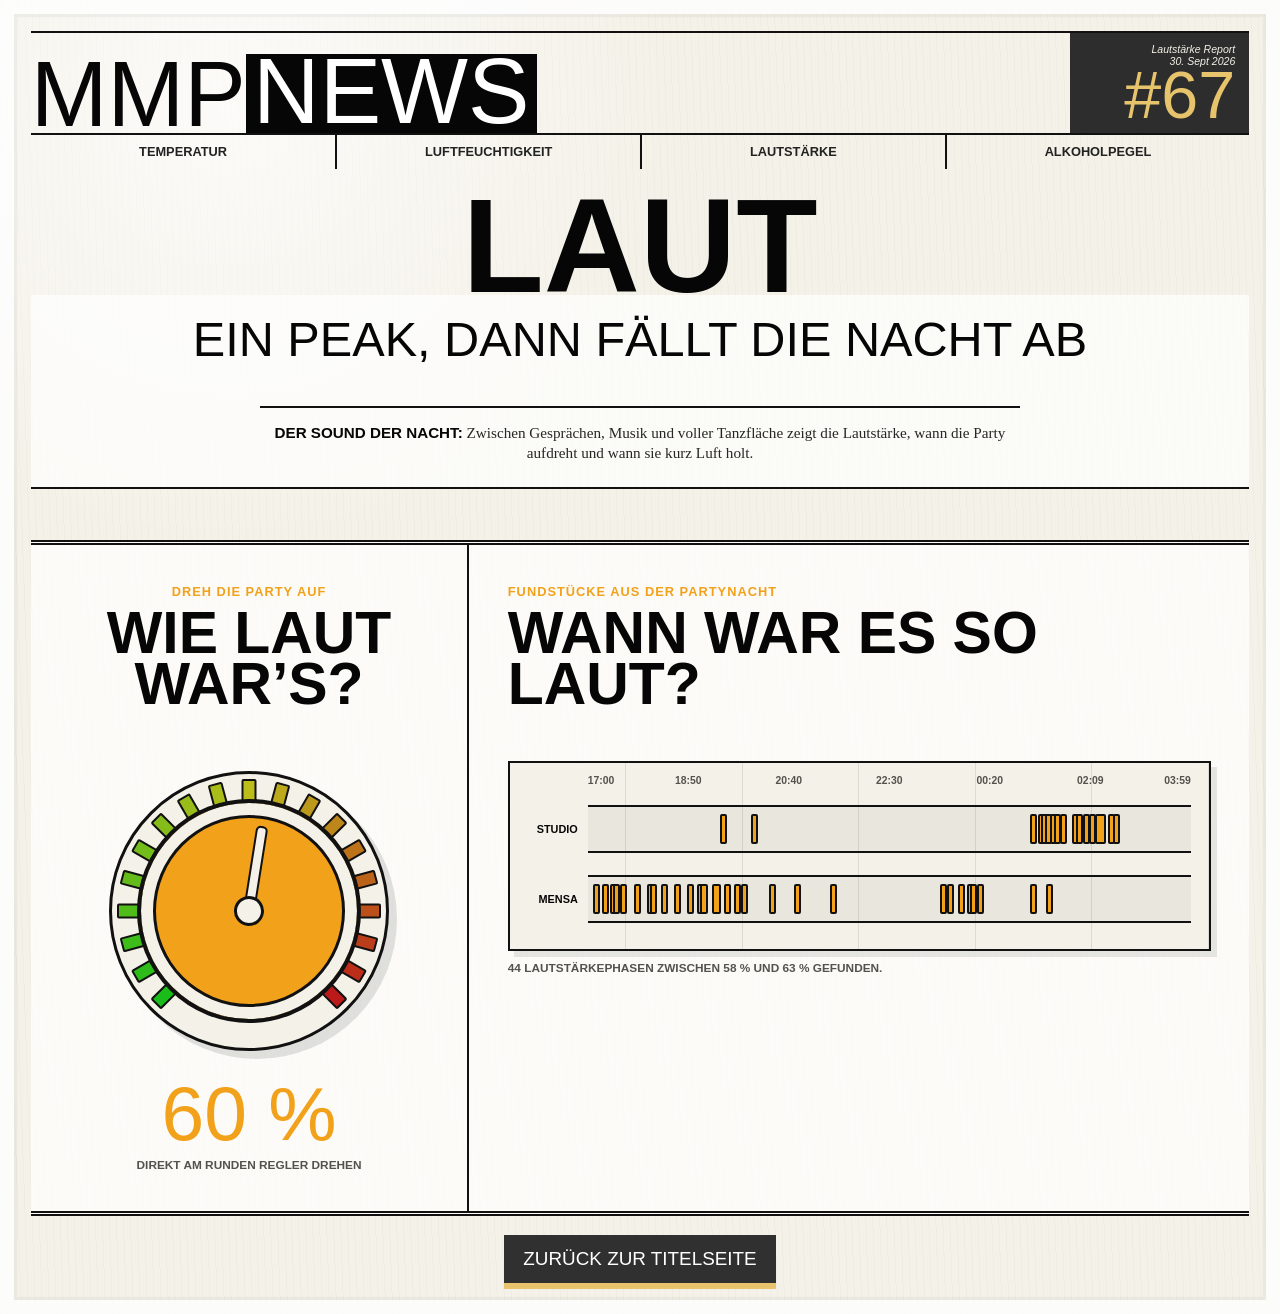
<file: noise.html>
<!DOCTYPE html>
<html lang="de">
<head>
    <meta charset="UTF-8">
    <meta name="viewport" content="width=device-width, initial-scale=1.0">
    <title>MMP News | Lautstärke</title>
    <link rel="stylesheet" href="css/style.css">
</head>
<body>
<main class="paper subpage noise-page">
    <header class="masthead">
        <a class="edition" href="index.html"><span>MMP</span><mark>NEWS</mark></a>
        <div class="issue">
            <span>Lautstärke Report</span>
            <span>30. Sept 2026</span>
        </div>
    </header>

    <nav class="topic-nav" aria-label="Messwerte">
        <a href="temperature.html">Temperatur</a>
        <a href="humidity.html">Luftfeuchtigkeit</a>
        <a href="noise.html" aria-current="page">Lautstärke</a>
        <a href="alcohol.html">Alkoholpegel</a>
    </nav>

    <h1 class="main-title" id="main-title">Laut</h1>

    <section class="hero noise-hero" aria-label="Schlagzeile zur Lautstärke">
        <p class="lead">Ein Peak, dann fällt die Nacht ab</p>
        <article class="story-copy" aria-label="Story zur Lautstärke">
            <p><strong>Der Sound der Nacht:</strong> Zwischen Gesprächen, Musik und voller Tanzfläche zeigt die Lautstärke, wann die Party aufdreht und wann sie kurz Luft holt.</p>
        </article>
    </section>

    <section class="temperature-finder noise-finder" aria-labelledby="noise-finder-title">
        <div class="volume-panel">
            <p class="temperature-kicker">Dreh die Party auf</p>
            <h2 id="noise-finder-title">Wie laut war’s?</h2>

            <div class="volume-control" id="volume-control">
                <div class="volume-dial" id="volume-dial" aria-hidden="true">
                    <div class="volume-ticks" id="volume-ticks"></div>
                    <div class="volume-dial-face">
                        <span class="volume-pointer"></span>
                    </div>
                </div>
                <input class="volume-slider" id="volume-slider" type="range" step="1" aria-label="Lautstärke auswählen">
            </div>

            <output class="temperature-selection volume-selection" id="volume-selection" for="volume-slider">-- %</output>
            <p class="temperature-hint">Direkt am runden Regler drehen</p>
        </div>

        <div class="temperature-result" aria-live="polite">
            <p class="temperature-kicker">Fundstücke aus der Partynacht</p>
            <h2>Wann war es so laut?</h2>
            <div class="temperature-timeline noise-timeline" id="noise-timeline">
                <div class="temperature-timeline-axis" id="noise-timeline-axis" aria-hidden="true"></div>
                <div class="temperature-timeline-lanes" id="noise-timeline-lanes"></div>
                <div class="temperature-period-tooltip noise-period-tooltip" id="noise-period-tooltip" hidden></div>
            </div>
            <p class="temperature-accuracy" id="noise-accuracy"></p>
        </div>
    </section>

    <footer class="paper-footer">
        <a href="index.html">Zurück zur Titelseite</a>
    </footer>
</main>

<script src="javascript/js.js"></script>
<script>
    const rows = window.PARTY_UNLOAD_DATA?.data || [];
    const boxes = {
        3: "Studio",
        7: "Mensa"
    };
    const points = rows
        .map((row) => ({
            value: row.noise_pct,
            box: row.box_id,
            time: row.measured_at
        }))
        .filter((point) => Number.isFinite(point.value));

    const slider = document.getElementById("volume-slider");
    const control = document.getElementById("volume-control");
    const dial = document.getElementById("volume-dial");
    const tickContainer = document.getElementById("volume-ticks");
    const selection = document.getElementById("volume-selection");
    const timeline = document.getElementById("noise-timeline");
    const timelineAxis = document.getElementById("noise-timeline-axis");
    const timelineLanes = document.getElementById("noise-timeline-lanes");
    const periodTooltip = document.getElementById("noise-period-tooltip");
    const accuracy = document.getElementById("noise-accuracy");

    const minVolume = points.length ? Math.floor(Math.min(...points.map((point) => point.value)) / 5) * 5 : 0;
    const maxVolume = points.length ? Math.ceil(Math.max(...points.map((point) => point.value)) / 5) * 5 : 100;
    const startVolume = Math.round((minVolume + maxVolume) / 10) * 5;
    const timestamp = (point) => Date.parse(point.time.replace(" ", "T"));
    const timelineStart = points.length ? Math.min(...points.map(timestamp)) : 0;
    const timelineEnd = points.length ? Math.max(...points.map(timestamp)) : 1;
    const timelineDuration = Math.max(timelineEnd - timelineStart, 1);
    const tolerance = 2.5;

    tickContainer.innerHTML = Array.from({ length: 19 }, (_, index) => {
        const ratio = index / 18;
        const angle = -135 + ratio * 270;
        const color = `hsl(${Math.round((1 - ratio) * 120)} 76% 42%)`;
        return `<span class="volume-tick" style="--tick-angle: ${angle}deg; --tick-color: ${color}"></span>`;
    }).join("");

    function formatVolume(value) {
        return `${Math.round(value)} %`;
    }

    function formatTime(time) {
        const date = new Date(time);
        return `${String(date.getHours()).padStart(2, "0")}:${String(date.getMinutes()).padStart(2, "0")} Uhr`;
    }

    function volumePeriods(selectedVolume) {
        const periods = [];

        Object.keys(boxes).forEach((boxId) => {
            const roomPoints = points
                .filter((point) => point.box === Number(boxId) && Math.abs(point.value - selectedVolume) <= tolerance)
                .sort((a, b) => timestamp(a) - timestamp(b));

            roomPoints.forEach((point) => {
                const pointTime = timestamp(point);
                const current = periods[periods.length - 1];
                if (current && current.box === Number(boxId) && pointTime - current.end <= 150000) {
                    current.end = pointTime;
                    current.count += 1;
                    current.sum += point.value;
                    current.min = Math.min(current.min, point.value);
                    current.max = Math.max(current.max, point.value);
                } else {
                    periods.push({
                        box: Number(boxId),
                        start: pointTime,
                        end: pointTime,
                        count: 1,
                        sum: point.value,
                        min: point.value,
                        max: point.value
                    });
                }
            });
        });

        return periods;
    }

    function periodComment(period) {
        const average = period.sum / period.count;
        const duration = Math.max(1, Math.round((period.end - period.start) / 60000) + 1);
        if (average >= 80) return "Hier hatte die Messbox vermutlich kurz selbst Ohrensausen.";
        if (average >= 65) return "Volle Tanzfläche: Gespräche funktionieren jetzt hauptsächlich mit Händen und Augenbrauen.";
        if (duration >= 10) return "Ein erstaunlich stabiler Geräuschteppich – die Party hält den Ton.";
        if (average < 40) return "Eine kleine Verschnaufpause. Vielleicht lief gerade ein Song, den niemand zugeben wollte zu kennen.";
        return period.box === 3
            ? "Im Studio wird hörbar gearbeitet: Beats rein, Ruhe raus."
            : "Die Mensa meldet sich akustisch – vermutlich mit Stühlen, Stimmen und sehr grossen Geschichten.";
    }

    function renderTimeline(selectedVolume) {
        const periods = volumePeriods(selectedVolume);
        const periodData = periods.map((period, index) => ({ ...period, index }));
        const tickCount = 7;

        timelineAxis.innerHTML = Array.from({ length: tickCount }, (_, index) => {
            const ratio = index / (tickCount - 1);
            const time = timelineStart + ratio * timelineDuration;
            return `<span style="left: ${ratio * 100}%">${formatTime(time).replace(" Uhr", "")}</span>`;
        }).join("");

        timelineLanes.innerHTML = Object.entries(boxes).map(([boxId, name]) => {
            const roomPeriods = periodData.filter((period) => period.box === Number(boxId));
            return `
                <div class="temperature-timeline-lane">
                    <strong>${name}</strong>
                    <div class="temperature-timeline-track">
                        ${roomPeriods.map((period) => {
                            const left = Math.min(((period.start - timelineStart) / timelineDuration) * 100, 99.35);
                            const visibleEnd = Math.min(period.end + 60000, timelineEnd);
                            const width = Math.min(Math.max(((visibleEnd - period.start) / timelineDuration) * 100, 0.65), 100 - left);
                            const duration = Math.max(1, Math.round((period.end - period.start) / 60000) + 1);
                            return `
                                <button class="temperature-period noise-period" style="left: ${left}%; width: ${width}%; --pulse-delay: ${(period.index % 8) * 90}ms" data-period="${period.index}" aria-label="${name}, ${formatTime(period.start)}, ${duration} Minuten"></button>
                            `;
                        }).join("")}
                    </div>
                </div>
            `;
        }).join("");

        const showTooltip = (period, target, event) => {
            const duration = Math.max(1, Math.round((period.end - period.start) / 60000) + 1);
            const average = period.sum / period.count;
            const endTime = period.end > period.start ? `–${formatTime(period.end).replace(" Uhr", "")} Uhr` : "";
            periodTooltip.innerHTML = `
                <strong>${formatTime(period.start).replace(" Uhr", "")}${endTime}</strong>
                <span>${boxes[period.box]} · ca. ${duration} Min. · Ø ${formatVolume(average)}</span>
                <p>${periodComment(period)}</p>
            `;
            periodTooltip.hidden = false;
            const timelineRect = timeline.getBoundingClientRect();
            const targetRect = target.getBoundingClientRect();
            const pointerX = event?.clientX ?? targetRect.left + targetRect.width / 2;
            const left = Math.max(120, Math.min(pointerX - timelineRect.left, timelineRect.width - 120));
            periodTooltip.style.left = `${left}px`;
            periodTooltip.style.top = `${targetRect.top - timelineRect.top - 12}px`;
        };

        timeline.querySelectorAll(".noise-period").forEach((element) => {
            const period = periodData[Number(element.dataset.period)];
            element.addEventListener("pointerenter", (event) => showTooltip(period, element, event));
            element.addEventListener("pointermove", (event) => showTooltip(period, element, event));
            element.addEventListener("pointerleave", () => {
                periodTooltip.hidden = true;
            });
            element.addEventListener("focus", () => showTooltip(period, element));
            element.addEventListener("blur", () => {
                periodTooltip.hidden = true;
            });
        });

        return periods.length;
    }

    function renderVolume() {
        const selectedVolume = Number(slider.value);
        const ratio = (selectedVolume - minVolume) / Math.max(maxVolume - minVolume, 1);
        const angle = -135 + ratio * 270;
        const periodCount = renderTimeline(selectedVolume);

        dial.style.setProperty("--volume-angle", `${angle}deg`);
        selection.value = formatVolume(selectedVolume);
        accuracy.textContent = periodCount
            ? `${periodCount} Lautstärkephasen zwischen ${formatVolume(selectedVolume - tolerance)} und ${formatVolume(selectedVolume + tolerance)} gefunden.`
            : "Für diesen Bereich wurden keine Lautstärkephasen gefunden.";
    }

    function setVolumeFromPointer(event) {
        const rect = control.getBoundingClientRect();
        const centerX = rect.left + rect.width / 2;
        const centerY = rect.top + rect.height / 2;
        let angle = Math.atan2(event.clientY - centerY, event.clientX - centerX) * 180 / Math.PI + 90;
        if (angle > 180) angle -= 360;
        angle = Math.max(-135, Math.min(135, angle));
        const ratio = (angle + 135) / 270;
        slider.value = Math.round(minVolume + ratio * (maxVolume - minVolume));
        renderVolume();
    }

    if (points.length) {
        let isDragging = false;
        slider.min = minVolume;
        slider.max = maxVolume;
        slider.value = startVolume;
        slider.addEventListener("input", renderVolume);
        control.addEventListener("pointerdown", (event) => {
            isDragging = true;
            control.setPointerCapture(event.pointerId);
            slider.focus();
            setVolumeFromPointer(event);
        });
        control.addEventListener("pointermove", (event) => {
            if (isDragging) setVolumeFromPointer(event);
        });
        control.addEventListener("pointerup", (event) => {
            isDragging = false;
            control.releasePointerCapture(event.pointerId);
        });
        control.addEventListener("pointercancel", () => {
            isDragging = false;
        });
        renderVolume();
    } else {
        slider.disabled = true;
        timelineLanes.innerHTML = "<p>Keine Lautstärkedaten verfügbar.</p>";
        accuracy.textContent = "Sobald Messwerte vorhanden sind, wird der Regler aktiv.";
    }
</script>
</body>
</html>
</file>
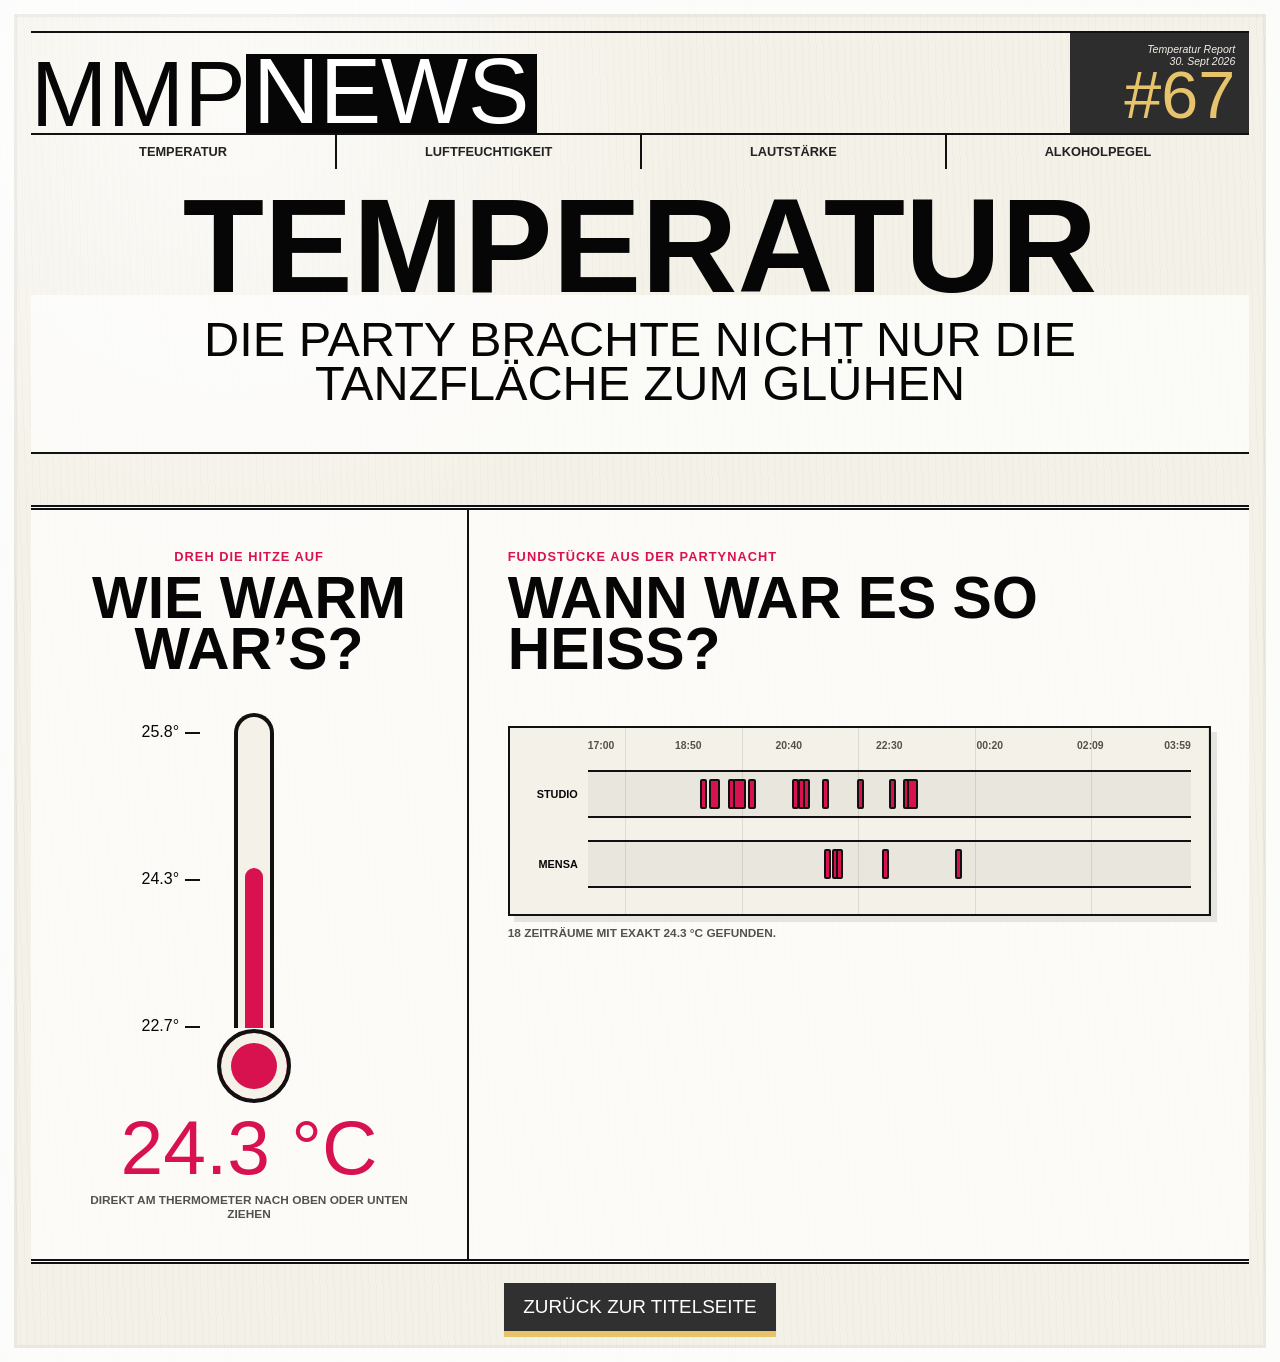
<file: temperature.html>
<!DOCTYPE html>
<html lang="de">
<head>
    <meta charset="UTF-8">
    <meta name="viewport" content="width=device-width, initial-scale=1.0">
    <title>MMP News | Temperatur</title>
    <link rel="stylesheet" href="css/style.css">
</head>
<body>
<main class="paper subpage temperature-page">
    <header class="masthead">
        <a class="edition" href="index.html"><span>MMP</span><mark>NEWS</mark></a>
        <div class="issue">
            <span>Temperatur Report</span>
            <span>30. Sept 2026</span>
        </div>
    </header>

    <nav class="topic-nav" aria-label="Messwerte">
        <a href="temperature.html" aria-current="page">Temperatur</a>
        <a href="humidity.html">Luftfeuchtigkeit</a>
        <a href="noise.html">Lautstärke</a>
        <a href="alcohol.html">Alkoholpegel</a>
    </nav>

    <h1 class="main-title" id="main-title">Temperatur</h1>

    <section class="hero temperature-hero" aria-label="Schlagzeile zur Temperatur">
        <p class="lead">Die Party brachte nicht nur die Tanzfläche zum Glühen</p>
    </section>

    <section class="temperature-finder" aria-labelledby="temperature-finder-title">
        <div class="thermometer-panel">
            <p class="temperature-kicker">Dreh die Hitze auf</p>
            <h2 id="temperature-finder-title">Wie warm war’s?</h2>

            <div class="thermometer-control">
                <div class="thermometer-scale" aria-hidden="true">
                    <span id="scale-max">--</span>
                    <span id="scale-middle">--</span>
                    <span id="scale-min">--</span>
                </div>
                <div class="thermometer" aria-hidden="true">
                    <div class="thermometer-tube">
                        <div class="thermometer-fill" id="thermometer-fill"></div>
                    </div>
                    <div class="thermometer-bulb"></div>
                </div>
                <input class="temperature-slider" id="temperature-slider" type="range" step="0.1" aria-label="Temperatur auswählen">
            </div>

            <output class="temperature-selection" id="temperature-selection" for="temperature-slider">-- °C</output>
            <p class="temperature-hint">Direkt am Thermometer nach oben oder unten ziehen</p>
        </div>

        <div class="temperature-result" aria-live="polite">
            <p class="temperature-kicker">Fundstücke aus der Partynacht</p>
            <h2>Wann war es so heiss?</h2>
            <div class="temperature-timeline" id="temperature-timeline">
                <div class="temperature-timeline-axis" id="temperature-timeline-axis" aria-hidden="true"></div>
                <div class="temperature-timeline-lanes" id="temperature-timeline-lanes"></div>
                <div class="temperature-period-tooltip" id="temperature-period-tooltip" hidden></div>
            </div>
            <p class="temperature-accuracy" id="temperature-accuracy"></p>
        </div>
    </section>

    <footer class="paper-footer">
        <a href="index.html">Zurück zur Titelseite</a>
    </footer>
</main>

<script src="javascript/js.js"></script>
<script>
    const rows = window.PARTY_UNLOAD_DATA?.data || [];
    const boxes = {
        3: "Studio",
        7: "Mensa"
    };
    const points = rows
        .map((row) => ({
            value: row.temperature_c,
            box: row.box_id,
            time: row.measured_at
        }))
        .filter((point) => Number.isFinite(point.value));

    const slider = document.getElementById("temperature-slider");
    const selection = document.getElementById("temperature-selection");
    const fill = document.getElementById("thermometer-fill");
    const timeline = document.getElementById("temperature-timeline");
    const timelineAxis = document.getElementById("temperature-timeline-axis");
    const timelineLanes = document.getElementById("temperature-timeline-lanes");
    const periodTooltip = document.getElementById("temperature-period-tooltip");
    const accuracy = document.getElementById("temperature-accuracy");

    const minTemperature = Math.floor(Math.min(...points.map((point) => point.value)) * 10) / 10;
    const maxTemperature = Math.ceil(Math.max(...points.map((point) => point.value)) * 10) / 10;
    const startTemperature = Math.round(((minTemperature + maxTemperature) / 2) * 10) / 10;
    const timestamp = (point) => Date.parse(point.time.replace(" ", "T"));
    const timelineStart = points.length ? Math.min(...points.map(timestamp)) : 0;
    const timelineEnd = points.length ? Math.max(...points.map(timestamp)) : 1;
    const timelineDuration = Math.max(timelineEnd - timelineStart, 1);

    function formatTemperature(value) {
        return `${value.toFixed(1)} °C`;
    }

    function formatTime(time) {
        const date = new Date(time);
        return `${String(date.getHours()).padStart(2, "0")}:${String(date.getMinutes()).padStart(2, "0")} Uhr`;
    }

    function matchingTemperature(selectedTemperature) {
        return points.reduce((closest, point) =>
            Math.abs(point.value - selectedTemperature) < Math.abs(closest - selectedTemperature)
                ? point.value
                : closest
        , points[0]?.value ?? selectedTemperature);
    }

    function temperaturePeriods(selectedTemperature) {
        const matchedTemperature = matchingTemperature(selectedTemperature);
        const periods = [];

        Object.keys(boxes).forEach((boxId) => {
            const roomPoints = points
                .filter((point) => point.box === Number(boxId) && Math.abs(point.value - matchedTemperature) < 0.051)
                .sort((a, b) => timestamp(a) - timestamp(b));

            roomPoints.forEach((point) => {
                const pointTime = timestamp(point);
                const current = periods[periods.length - 1];
                if (current && current.box === Number(boxId) && pointTime - current.end <= 150000) {
                    current.end = pointTime;
                    current.count += 1;
                } else {
                    periods.push({
                        box: Number(boxId),
                        value: point.value,
                        start: pointTime,
                        end: pointTime,
                        count: 1
                    });
                }
            });
        });

        return { matchedTemperature, periods };
    }

    function periodComment(period) {
        const duration = Math.max(1, Math.round((period.end - period.start) / 60000) + 1);
        const hour = new Date(period.start).getHours();
        if (duration >= 10) return "Die Temperatur hat es sich hier richtig gemütlich gemacht – offenbar wollte sie noch nicht nach Hause.";
        if (hour < 20) return "Frühe Wärmephase: Die Party läuft sich gerade erst warm, nimmt das aber erstaunlich wörtlich.";
        if (hour >= 0 && hour < 2) return "Mitternachts-Hitze: Vermutlich gleichzeitig Lieblingssong, volle Tanzfläche und null Bereitschaft zum Lüften.";
        if (period.box === 3) return "Im Studio wurde offenbar engagiert getanzt – oder die Fenster hatten einfach Feierabend.";
        return "Die Mensa liefert kurz tropische Gefühle, ganz ohne Flugticket und Sonnencreme.";
    }

    function renderTimeline(selectedTemperature) {
        const { matchedTemperature, periods } = temperaturePeriods(selectedTemperature);
        const periodData = periods.map((period, index) => ({ ...period, index }));
        const tickCount = 7;

        timelineAxis.innerHTML = Array.from({ length: tickCount }, (_, index) => {
            const ratio = index / (tickCount - 1);
            const time = timelineStart + ratio * timelineDuration;
            return `<span style="left: ${ratio * 100}%">${formatTime(time).replace(" Uhr", "")}</span>`;
        }).join("");

        timelineLanes.innerHTML = Object.entries(boxes).map(([boxId, name]) => {
            const roomPeriods = periodData.filter((period) => period.box === Number(boxId));
            return `
                <div class="temperature-timeline-lane">
                    <strong>${name}</strong>
                    <div class="temperature-timeline-track">
                        ${roomPeriods.map((period) => {
                            const left = Math.min(((period.start - timelineStart) / timelineDuration) * 100, 99.35);
                            const visibleEnd = Math.min(period.end + 60000, timelineEnd);
                            const width = Math.min(Math.max(((visibleEnd - period.start) / timelineDuration) * 100, 0.65), 100 - left);
                            const duration = Math.max(1, Math.round((period.end - period.start) / 60000) + 1);
                            return `
                                <button class="temperature-period" style="left: ${left}%; width: ${width}%; --pulse-delay: ${(period.index % 8) * 90}ms" data-period="${period.index}" aria-label="${name}, ${formatTime(period.start)}, ${duration} Minuten"></button>
                            `;
                        }).join("")}
                    </div>
                </div>
            `;
        }).join("");

        const showTooltip = (period, target, event) => {
            const duration = Math.max(1, Math.round((period.end - period.start) / 60000) + 1);
            const endTime = period.end > period.start ? `–${formatTime(period.end).replace(" Uhr", "")} Uhr` : "";
            periodTooltip.innerHTML = `
                <strong>${formatTime(period.start).replace(" Uhr", "")}${endTime}</strong>
                <span>${boxes[period.box]} · ca. ${duration} Min.</span>
                <p>${periodComment(period)}</p>
            `;
            periodTooltip.hidden = false;
            const timelineRect = timeline.getBoundingClientRect();
            const targetRect = target.getBoundingClientRect();
            const pointerX = event?.clientX ?? targetRect.left + targetRect.width / 2;
            const left = Math.max(120, Math.min(pointerX - timelineRect.left, timelineRect.width - 120));
            periodTooltip.style.left = `${left}px`;
            periodTooltip.style.top = `${targetRect.top - timelineRect.top - 12}px`;
        };

        timeline.querySelectorAll(".temperature-period").forEach((element) => {
            const period = periodData[Number(element.dataset.period)];
            element.addEventListener("pointerenter", (event) => showTooltip(period, element, event));
            element.addEventListener("pointermove", (event) => showTooltip(period, element, event));
            element.addEventListener("pointerleave", () => {
                periodTooltip.hidden = true;
            });
            element.addEventListener("focus", () => showTooltip(period, element));
            element.addEventListener("blur", () => {
                periodTooltip.hidden = true;
            });
        });

        return {
            exact: Math.abs(matchedTemperature - selectedTemperature) < 0.051,
            matchedTemperature,
            count: periods.length
        };
    }

    function renderTemperature() {
        const selectedTemperature = Number(slider.value);
        const range = Math.max(maxTemperature - minTemperature, 0.1);
        const fillPercentage = ((selectedTemperature - minTemperature) / range) * 100;
        const result = renderTimeline(selectedTemperature);

        selection.value = formatTemperature(selectedTemperature);
        fill.style.height = `${Math.max(5, fillPercentage)}%`;
        accuracy.textContent = result.exact
            ? `${result.count} Zeiträume mit exakt ${formatTemperature(selectedTemperature)} gefunden.`
            : `Kein exakter Treffer – die Timeline zeigt ${formatTemperature(result.matchedTemperature)}.`;
    }

    if (points.length) {
        slider.min = minTemperature;
        slider.max = maxTemperature;
        slider.value = startTemperature;
        document.getElementById("scale-min").textContent = `${minTemperature.toFixed(1)}°`;
        document.getElementById("scale-middle").textContent = `${startTemperature.toFixed(1)}°`;
        document.getElementById("scale-max").textContent = `${maxTemperature.toFixed(1)}°`;
        slider.addEventListener("input", renderTemperature);
        renderTemperature();
    } else {
        slider.disabled = true;
        timelineLanes.innerHTML = "<p>Keine Temperaturdaten verfügbar.</p>";
        accuracy.textContent = "Sobald Messwerte vorhanden sind, wird das Thermometer aktiv.";
    }
</script>
</body>
</html>
</file>
<file: css/style.css>
:root {
    --paper: #f4f1e8;
    --ink: #060606;
    --muted: #54524d;
    --rule: #111111;
    --card: #ffffff;
    --magenta: #d8124f;
    --gold: #e7c36c;
    --cyan: #c8eee9;
    --soft-gray: #dedbd3;
    --red: var(--magenta);
    --blue: #10a8b1;
    --orange: #f2a11a;
    --violet: var(--magenta);
    --green: #149961;
}

* {
    box-sizing: border-box;
}

html {
    min-height: 100%;
    scroll-behavior: smooth;
}

body {
    min-height: 100vh;
    min-height: 100svh;
    margin: 0;
    background: #8f9491;
    color: var(--ink);
    font-family: Arial, Helvetica, sans-serif;
}

a {
    color: inherit;
    text-decoration: none;
}

.paper {
    display: grid;
    grid-template-rows: auto auto auto auto 1fr auto;
    width: 100%;
    min-height: 100vh;
    min-height: 100svh;
    margin: 0 auto;
    padding: clamp(18px, 2.4vw, 34px);
    background:
        radial-gradient(circle at 18% 8%, rgba(255, 255, 255, 0.72), transparent 28%),
        repeating-linear-gradient(88deg, rgba(0, 0, 0, 0.018) 0 1px, transparent 1px 7px),
        var(--paper);
    box-shadow:
        inset 0 0 0 clamp(10px, 1.1vw, 18px) rgba(255, 255, 255, 0.88),
        inset 0 0 0 clamp(12px, 1.35vw, 22px) rgba(0, 0, 0, 0.04);
}

.masthead {
    position: relative;
    display: flex;
    align-items: end;
    justify-content: space-between;
    gap: 18px;
    min-height: clamp(58px, 6.6vw, 96px);
    border-top: 2px solid var(--rule);
    border-bottom: 2px solid var(--rule);
}

.edition {
    display: flex;
    align-items: end;
    font-family: "Arial Narrow", Impact, Haettenschweiler, "Arial Black", sans-serif;
    font-size: clamp(3.4rem, 7.2vw, 8rem);
    line-height: 0.82;
    letter-spacing: 0;
    color: var(--ink);
    text-transform: uppercase;
}

.edition mark {
    display: inline-block;
    padding: 0 0.08em 0.03em;
    background: var(--ink);
    color: #ffffff;
}

.edition span {
    display: inline-block;
}

.edition:hover,
.edition:focus-visible {
    outline: none;
    filter: contrast(1.2);
}

.issue {
    position: static;
    display: grid;
    min-width: clamp(120px, 14vw, 210px);
    min-height: clamp(44px, 5vw, 78px);
    place-content: center end;
    padding: 10px 14px;
    background: #2d2d2d;
    color: #f4f1e8;
    font-size: clamp(0.66rem, 0.8vw, 0.9rem);
    font-style: italic;
    line-height: 1.2;
    text-align: right;
}

.issue::after {
    content: "#67";
    color: var(--gold);
    font-family: "Arial Narrow", Impact, Haettenschweiler, "Arial Black", sans-serif;
    font-size: clamp(2.8rem, 5.2vw, 6.2rem);
    font-style: normal;
    line-height: 0.82;
}

.topic-nav {
    display: grid;
    grid-template-columns: repeat(4, 1fr);
    border-bottom: 0;
    color: #222222;
    font-size: clamp(0.7rem, 1vw, 0.92rem);
    font-weight: 700;
    text-transform: uppercase;
}

.topic-nav a {
    display: grid;
    min-height: 34px;
    place-items: center;
    white-space: nowrap;
}

.news-strip {
    display: flex;
    align-items: center;
    gap: clamp(26px, 4vw, 64px);
    min-height: clamp(34px, 4vw, 52px);
    margin-top: clamp(8px, 1vw, 14px);
    border-top: 4px solid var(--rule);
    border-bottom: 4px solid var(--rule);
    background: var(--magenta);
    color: #ffffff;
    font-family: "Arial Narrow", Impact, Haettenschweiler, "Arial Black", sans-serif;
    font-size: clamp(1rem, 1.9vw, 2.1rem);
    line-height: 1;
    overflow: hidden;
    text-align: center;
    text-transform: uppercase;
}

.news-strip span {
    flex: 0 0 auto;
    animation: newsTicker 14s linear infinite;
    white-space: nowrap;
}

.news-strip span:nth-child(2) {
    color: #ffe8ef;
    animation-delay: -4.7s;
}

.news-strip span:nth-child(3) {
    animation-delay: -9.4s;
}

.news-strip span:first-child::after,
.news-strip span:last-child::before {
    color: #ffe8ef;
    content: "↗";
    padding-inline: 0.5em;
}

@keyframes newsTicker {
    from {
        transform: translateX(100vw);
    }
    to {
        transform: translateX(-100vw);
    }
}

.topic-nav a + a {
    border-left: 2px solid var(--rule);
}

.main-title {
    margin: 0;
    padding-top: clamp(14px, 2vw, 30px);
    font-family: "Arial Narrow", Impact, Haettenschweiler, "Arial Black", sans-serif;
    font-size: clamp(4.8rem, 13.8vw, 13rem);
    line-height: 0.74;
    letter-spacing: 0;
    text-align: center;
    text-transform: uppercase;
}

.hero {
    display: flex;
    flex-direction: column;
    min-width: 0;
    padding: clamp(16px, 1.8vw, 28px);
    border-bottom: 2px solid var(--rule);
    border-radius: 0;
    background: rgba(255, 255, 255, 0.7);
    text-align: center;
}

.subpage-intro {
    grid-column: 1 / -1;
    max-width: 980px;
    margin: 0 auto clamp(18px, 3vw, 42px);
    padding: clamp(16px, 2vw, 30px);
    border-top: 2px solid var(--rule);
    border-bottom: 2px solid var(--rule);
    background: rgba(255, 255, 255, 0.7);
    text-align: center;
}

.subpage-intro p:last-child {
    max-width: 48rem;
    margin: 0 auto;
    color: #282623;
    font-family: Georgia, "Times New Roman", serif;
    font-size: clamp(1rem, 1.4vw, 1.25rem);
    line-height: 1.35;
}

.lead {
    margin: 0 0 clamp(14px, 1.8vw, 24px);
    font-family: Impact, Haettenschweiler, "Arial Black", sans-serif;
    font-size: clamp(1.85rem, 3.7vw, 4.2rem);
    line-height: 0.9;
    text-transform: uppercase;
}

.scene-grid {
    position: relative;
    display: grid;
    grid-template-columns: 1fr 1fr;
    gap: clamp(10px, 1vw, 16px);
    width: min(100%, 1100px);
    margin: 0 auto;
}

.scene {
    position: relative;
    min-height: clamp(220px, 27vw, 430px);
    overflow: hidden;
    border: 0;
    background-color: #d5d2c9;
}

.scene::before,
.scene::after {
    position: absolute;
    content: "";
    inset: 0;
}

.scene::before {
    background:
        linear-gradient(180deg, transparent 0 62%, rgba(0, 0, 0, 0.22) 62% 100%),
        radial-gradient(circle at 34% 38%, rgba(216, 18, 79, 0.96), transparent 28%),
        repeating-linear-gradient(90deg, rgba(255, 255, 255, 0.15) 0 6px, transparent 7px 36px),
        linear-gradient(135deg, #d8d5cc, #bfbab0);
}

.scene::after {
    background:
        linear-gradient(90deg, transparent 0 60%, rgba(255, 255, 255, 0.18) 60% 62%, transparent 62%),
        linear-gradient(180deg, transparent 55%, rgba(0, 0, 0, 0.42));
    opacity: 1;
}

.scene-mensa::before {
    background:
        linear-gradient(180deg, transparent 0 58%, rgba(0, 0, 0, 0.15) 58% 100%),
        linear-gradient(90deg, #d6d3cb 0 24%, #f4f1e8 24% 38%, #c9c5bc 38% 63%, #dedbd3 63%),
        linear-gradient(135deg, #cfcfcf, #eeeeee);
}

.story-copy {
    max-width: 760px;
    margin: clamp(14px, 1.6vw, 22px) auto 0;
    padding-top: clamp(12px, 1.2vw, 18px);
    border-top: 2px solid var(--rule);
    color: #282623;
    font-family: Georgia, "Times New Roman", serif;
    font-size: clamp(0.95rem, 1.1vw, 1.1rem);
    line-height: 1.35;
    text-align: center;
}

.story-copy p {
    margin: 0;
}

.story-copy strong {
    color: var(--ink);
    font-family: Arial, Helvetica, sans-serif;
    font-weight: 900;
    text-transform: uppercase;
}

.overview {
    display: flex;
    flex-direction: column;
    min-width: 0;
    padding: clamp(16px, 1.8vw, 28px);
    border-top: 2px solid var(--rule);
    border-bottom: 2px solid var(--rule);
    border-radius: 0;
    background: rgba(255, 255, 255, 0.7);
}

.overview h2 {
    margin: 0 0 clamp(14px, 1.5vw, 22px);
    font-family: Impact, Haettenschweiler, "Arial Black", sans-serif;
    font-size: clamp(2rem, 3vw, 4rem);
    line-height: 0.95;
    text-align: center;
    text-transform: uppercase;
}

.metric-grid {
    display: grid;
    grid-template-columns: repeat(3, minmax(0, 1fr));
    gap: 10px;
}

.metric-card {
    display: grid;
    gap: 8px;
    min-width: 0;
    min-height: 118px;
    padding: 13px 10px 12px;
    border: 2px solid var(--rule);
    border-top: 12px solid var(--accent);
    border-radius: 0;
    background: rgba(244, 241, 232, 0.85);
    box-shadow: none;
    color: var(--accent);
}

.metric-card.red { --accent: var(--red); }
.metric-card.blue { --accent: var(--blue); }
.metric-card.orange { --accent: var(--orange); }
.metric-card.violet { --accent: var(--violet); }
.metric-card.green { --accent: var(--green); }

.metric-label {
    min-height: 20px;
    font-size: clamp(0.54rem, 1.45vw, 0.68rem);
    color: var(--ink);
    font-weight: 900;
    text-transform: uppercase;
    line-height: 1.05;
}

.metric-card strong {
    color: var(--accent);
    font-size: clamp(1.25rem, 3.2vw, 2.3rem);
    line-height: 0.9;
    white-space: nowrap;
}

.metric-note {
    min-height: 24px;
    color: #9a948b;
    font-size: clamp(0.5rem, 1.35vw, 0.63rem);
    line-height: 1.1;
}

.humidity-chart-card,
.temperature-chart-card {
    position: relative;
    min-height: clamp(330px, 42vw, 500px);
    margin-top: clamp(18px, 2vw, 28px);
    padding: clamp(10px, 1.4vw, 18px);
    border: 2px solid var(--rule);
    background: var(--paper);
    box-shadow: 7px 7px 0 rgba(22, 21, 19, 0.1);
}

.humidity-chart-card svg,
.temperature-chart-card svg {
    display: block;
    width: 100%;
    height: auto;
    aspect-ratio: 900 / 340;
    overflow: visible;
    cursor: crosshair;
}

.humidity-chart-grid,
.temperature-chart-grid {
    stroke: rgba(22, 21, 19, 0.14);
    stroke-width: 1;
    vector-effect: non-scaling-stroke;
}

.humidity-chart-line,
.temperature-chart-line {
    fill: none;
    stroke-width: 5;
    stroke-linecap: round;
    stroke-linejoin: round;
    vector-effect: non-scaling-stroke;
}

.humidity-chart-line-studio {
    stroke: var(--orange);
}

.humidity-chart-line-mensa {
    stroke: var(--magenta);
}

.temperature-chart-line-studio {
    stroke: var(--red);
}

.temperature-chart-line-mensa {
    stroke: var(--orange);
}

.humidity-chart-guide,
.temperature-chart-guide {
    stroke: var(--ink);
    stroke-dasharray: 5 7;
    stroke-width: 2;
    opacity: 0.42;
    vector-effect: non-scaling-stroke;
}

.humidity-chart-dot,
.temperature-chart-dot {
    fill: var(--paper);
    stroke-width: 4;
    vector-effect: non-scaling-stroke;
}

.humidity-chart-dot-studio {
    stroke: var(--orange);
}

.humidity-chart-dot-mensa {
    stroke: var(--magenta);
}

.temperature-chart-dot-studio {
    stroke: var(--red);
}

.temperature-chart-dot-mensa {
    stroke: var(--orange);
}

.humidity-chart-axis,
.humidity-chart-label,
.humidity-chart-legend,
.temperature-chart-axis,
.temperature-chart-label,
.temperature-chart-legend {
    fill: var(--ink);
    font-family: Arial, Helvetica, sans-serif;
    font-size: 12px;
    font-weight: 900;
    transform-box: fill-box;
    vector-effect: non-scaling-stroke;
}

.humidity-chart-label,
.temperature-chart-label {
    fill: var(--blue);
}

.humidity-chart-legend.studio {
    fill: var(--orange);
}

.humidity-chart-legend.mensa {
    fill: var(--magenta);
}

.temperature-chart-label {
    fill: var(--red);
}

.temperature-chart-legend.studio {
    fill: var(--red);
}

.temperature-chart-legend.mensa {
    fill: var(--orange);
}

.humidity-tooltip,
.temperature-tooltip {
    position: absolute;
    z-index: 3;
    min-width: 104px;
    padding: 8px 10px;
    border: 2px solid var(--rule);
    background: var(--paper);
    box-shadow: 4px 4px 0 rgba(22, 21, 19, 0.14);
    color: var(--ink);
    font-family: Arial, Helvetica, sans-serif;
    font-size: 0.78rem;
    font-weight: 900;
    line-height: 1.15;
    pointer-events: none;
    transform: translate(-50%, calc(-100% - 18px));
}

.humidity-tooltip strong,
.temperature-tooltip strong {
    display: block;
    color: var(--blue);
    font-size: 1.18rem;
}

.temperature-tooltip strong {
    color: var(--red);
}

.sparkline {
    width: 100%;
    height: 48px;
    margin-top: auto;
}

.sparkline polyline {
    fill: none;
    stroke: var(--accent);
    stroke-linecap: round;
    stroke-linejoin: round;
    stroke-width: 3;
}

.sparkline.empty {
    border-bottom: 2px dashed var(--accent);
    opacity: 0.36;
}

.metric-card small {
    min-height: 26px;
    color: #383633;
    font-size: clamp(0.5rem, 1.35vw, 0.62rem);
    line-height: 1.15;
    text-align: center;
}

.scrolly {
    display: grid;
    grid-template-columns: minmax(280px, 0.85fr) minmax(0, 1.15fr);
    gap: clamp(22px, 4vw, 72px);
    grid-column: 1 / -1;
    margin-top: clamp(34px, 6vw, 96px);
    padding: clamp(18px, 2.4vw, 34px) 0;
    border-top: 5px double var(--rule);
    border-bottom: 5px double var(--rule);
}

.scrolly-visual {
    position: sticky;
    top: clamp(16px, 2vw, 32px);
    align-self: start;
    min-height: min(70vh, 620px);
    padding: clamp(18px, 2vw, 32px);
    border: 2px solid var(--rule);
    background:
        linear-gradient(180deg, rgba(255, 255, 255, 0.74), rgba(244, 241, 232, 0.88)),
        var(--paper);
}

.scrolly-kicker {
    margin: 0 0 10px;
    font-family: "Arial Narrow", Impact, Haettenschweiler, "Arial Black", sans-serif;
    font-size: clamp(1rem, 1.6vw, 1.8rem);
    line-height: 1;
    text-transform: uppercase;
}

.scrolly-visual h2 {
    margin: 0;
    padding-bottom: clamp(12px, 1.4vw, 20px);
    border-bottom: 3px solid var(--rule);
    font-family: "Arial Narrow", Impact, Haettenschweiler, "Arial Black", sans-serif;
    font-size: clamp(2.4rem, 5.6vw, 6rem);
    line-height: 0.85;
    text-transform: uppercase;
}

.scrolly-readout {
    display: grid;
    gap: 8px;
    margin-top: clamp(18px, 3vw, 44px);
}

.scrolly-readout span {
    color: var(--muted);
    font-size: clamp(0.75rem, 1vw, 0.95rem);
    font-weight: 900;
    text-transform: uppercase;
}

.scrolly-readout strong {
    color: var(--magenta);
    font-family: "Arial Narrow", Impact, Haettenschweiler, "Arial Black", sans-serif;
    font-size: clamp(4rem, 9vw, 10rem);
    line-height: 0.82;
}

.scrolly-readout small {
    color: #282623;
    font-size: clamp(0.9rem, 1.2vw, 1.15rem);
    font-weight: 800;
}

.scrolly-chart {
    margin-top: clamp(24px, 4vw, 54px);
    padding: 16px 0 0;
    border-top: 2px solid var(--rule);
}

.scrolly-chart .sparkline {
    height: clamp(84px, 18vh, 150px);
}

.scrolly-chart.red { --accent: var(--red); }
.scrolly-chart.blue { --accent: var(--blue); }
.scrolly-chart.orange { --accent: var(--orange); }

.temperature-page .scrolly-readout strong,
.temperature-page .scrolly-step.is-active {
    color: var(--red);
}

.temperature-page .scrolly-step.is-active {
    border-color: var(--red);
}

.humidity-page .scrolly-readout strong,
.humidity-page .scrolly-step.is-active {
    color: var(--blue);
}

.humidity-page .scrolly-step.is-active {
    border-color: var(--blue);
}

.noise-page .scrolly-readout strong,
.noise-page .scrolly-step.is-active {
    color: var(--orange);
}

.noise-page .scrolly-step.is-active {
    border-color: var(--orange);
}

.linea-story {
    grid-column: 1 / -1;
    margin-top: clamp(30px, 5vw, 78px);
    padding: clamp(18px, 2vw, 30px);
    border-top: 3px solid var(--rule);
    border-bottom: 3px solid var(--rule);
    background: rgba(255, 255, 255, 0.72);
}

.linea-story h2 {
    margin: 0;
    font-family: "Arial Narrow", Impact, Haettenschweiler, "Arial Black", sans-serif;
    font-size: clamp(1.9rem, 3.8vw, 4.2rem);
    line-height: 0.9;
    text-align: center;
    text-transform: uppercase;
}

.linea-timeline {
    position: relative;
    display: grid;
    gap: clamp(68px, 10vw, 144px);
    max-width: 860px;
    margin: clamp(18px, 3vw, 42px) auto 0;
    padding: 4px 0 8px;
    isolation: isolate;
}

.linea-route {
    position: absolute;
    inset: 0;
    z-index: 0;
    width: 100%;
    height: 100%;
    overflow: visible;
    pointer-events: none;
}

.linea-route path {
    fill: none;
    stroke-linecap: round;
    stroke-linejoin: round;
}

.linea-route-main {
    stroke: var(--ink);
    stroke-width: 5px;
    stroke-dasharray: var(--route-length, 1);
    stroke-dashoffset: var(--route-length, 1);
}

.linea-route-dots {
    display: none;
}

#humidity-events,
#temperature-events {
    display: grid;
    gap: inherit;
}

.humidity-page .linea-route-main {
    stroke: var(--blue);
}

.temperature-page .linea-route-main {
    stroke: var(--red);
}

.linea-event {
    position: relative;
    z-index: 1;
    display: grid;
    grid-template-columns: minmax(108px, 0.34fr) minmax(0, 1fr);
    align-items: center;
    min-height: 178px;
    padding: clamp(12px, 1.5vw, 18px) 0;
    border: 2px solid var(--rule);
    background: var(--paper);
    box-shadow: 0 0 0 rgba(22, 21, 19, 0);
    opacity: 0;
    transform: translateY(28px) rotate(-0.6deg) scale(0.96);
    transition: opacity 520ms ease, transform 520ms cubic-bezier(0.2, 0.8, 0.2, 1), box-shadow 520ms ease;
}

.linea-event:nth-child(even) {
    transform: translateY(28px) rotate(0.7deg) scale(0.96);
}

.linea-event.is-visible {
    opacity: 1;
    box-shadow: 7px 7px 0 rgba(22, 21, 19, 0.12);
    transform: translateY(0) rotate(var(--card-tilt, 0deg)) scale(1);
}

.linea-event svg {
    width: 100%;
    height: 132px;
    overflow: visible;
    transform-origin: center;
}

.linea-event > div {
    position: relative;
    min-height: 118px;
    padding-right: clamp(70px, 9vw, 96px);
}

.linea-event svg path,
.linea-event svg circle {
    fill: none;
    stroke: var(--ink);
    stroke-width: 3.2;
    stroke-linecap: round;
    stroke-linejoin: round;
    stroke-dasharray: var(--draw-length, 1);
    stroke-dashoffset: var(--draw-length, 1);
}

.linea-event.is-drawn svg {
    animation: doodleWiggle 650ms ease both;
}

@keyframes doodleWiggle {
    0% {
        transform: translateY(0) rotate(0deg);
    }
    45% {
        transform: translateY(-2px) rotate(-1deg);
    }
    100% {
        transform: translateY(0) rotate(0deg);
    }
}

@media (prefers-reduced-motion: reduce) {
    .linea-event {
        transition: none;
    }

    .linea-event.is-drawn svg {
        animation: none;
    }
}

.linea-event span {
    position: absolute;
    top: 10px;
    right: clamp(12px, 1.5vw, 18px);
    display: grid;
    place-items: center;
    width: clamp(60px, 6.2vw, 76px);
    aspect-ratio: 1;
    padding: 0;
    margin: 0;
    border: 3px solid var(--magenta);
    border-radius: 50%;
    background: var(--paper);
    box-shadow: 3px 3px 0 rgba(22, 21, 19, 0.12);
    color: var(--magenta);
    font-family: "Arial Narrow", Impact, Haettenschweiler, "Arial Black", sans-serif;
    font-size: clamp(1.18rem, 1.8vw, 1.7rem);
    font-weight: 900;
    line-height: 1;
    text-align: center;
}

.linea-event span::before {
    position: absolute;
    left: 50%;
    top: -22px;
    width: 18px;
    height: 10px;
    border: 3px solid var(--magenta);
    border-radius: 8px;
    background: var(--paper);
    content: "";
    transform: translateX(-50%);
}

.humidity-page .linea-event span {
    border-color: var(--blue);
    color: var(--blue);
}

.humidity-page .linea-event span::before {
    border-color: var(--blue);
}

.humidity-page .linea-event span::after {
    background: var(--blue);
}

.temperature-page .linea-event span {
    border-color: var(--red);
    color: var(--red);
}

.temperature-page .linea-event span::before {
    border-color: var(--red);
}

.temperature-page .linea-event span::after {
    background: var(--red);
}

.linea-event span::after {
    position: absolute;
    left: 50%;
    top: -10px;
    width: 6px;
    height: 7px;
    background: var(--magenta);
    content: "";
    transform: translateX(-50%);
}

.linea-event h3 {
    margin: 8px 0 4px;
    padding-inline: clamp(12px, 1.5vw, 18px);
    font-family: "Arial Narrow", Impact, Haettenschweiler, "Arial Black", sans-serif;
    font-size: clamp(1.4rem, 2.7vw, 2.8rem);
    line-height: 0.95;
    text-transform: uppercase;
}

.linea-event p {
    max-width: 38rem;
    margin: 0;
    padding-inline: clamp(12px, 1.5vw, 18px);
    color: #282623;
    font-family: Georgia, "Times New Roman", serif;
    font-size: clamp(0.95rem, 1.2vw, 1.12rem);
    line-height: 1.32;
}

.scrolly-steps {
    display: grid;
    gap: clamp(22px, 10vh, 120px);
    padding: 8vh 0;
}

.scrolly-step {
    min-height: clamp(260px, 54vh, 560px);
    padding: clamp(18px, 2vw, 30px);
    border-left: 12px solid #303030;
    background: rgba(255, 255, 255, 0.72);
    opacity: 0.5;
    transform: translateY(18px);
    transition: opacity 180ms ease, transform 180ms ease, border-color 180ms ease;
}

.scrolly-step.is-active {
    border-color: var(--magenta);
    opacity: 1;
    transform: translateY(0);
}

.scrolly-step span {
    display: inline-block;
    margin-bottom: 14px;
    padding: 5px 9px;
    background: #303030;
    color: var(--gold);
    font-family: "Arial Narrow", Impact, Haettenschweiler, "Arial Black", sans-serif;
    font-size: 1.1rem;
}

.scrolly-step h3 {
    margin: 0 0 12px;
    font-family: "Arial Narrow", Impact, Haettenschweiler, "Arial Black", sans-serif;
    font-size: clamp(2rem, 4.5vw, 5.2rem);
    line-height: 0.9;
    text-transform: uppercase;
}

.scrolly-step p {
    max-width: 42rem;
    margin: 0;
    color: #282623;
    font-family: Georgia, "Times New Roman", serif;
    font-size: clamp(1rem, 1.35vw, 1.35rem);
    line-height: 1.35;
}

.temperature-finder {
    display: grid;
    grid-template-columns: minmax(280px, 0.72fr) minmax(0, 1.28fr);
    min-width: 0;
    margin-top: clamp(24px, 4vw, 60px);
    border-top: 5px double var(--rule);
    border-bottom: 5px double var(--rule);
    background: rgba(255, 255, 255, 0.72);
}

.thermometer-panel,
.volume-panel,
.temperature-result {
    min-width: 0;
    padding: clamp(22px, 3vw, 48px);
}

.thermometer-panel,
.volume-panel {
    border-right: 2px solid var(--rule);
    text-align: center;
}

.temperature-kicker {
    margin: 0 0 8px;
    color: var(--red);
    font-size: clamp(0.68rem, 1vw, 0.86rem);
    font-weight: 900;
    letter-spacing: 0.08em;
    text-transform: uppercase;
}

.thermometer-panel h2,
.volume-panel h2,
.temperature-result h2 {
    margin: 0;
    font-family: "Arial Narrow", Impact, Haettenschweiler, "Arial Black", sans-serif;
    font-size: clamp(2.2rem, 4.6vw, 5rem);
    line-height: 0.88;
    text-transform: uppercase;
}

.thermometer-control {
    position: relative;
    width: 230px;
    height: 390px;
    margin: clamp(24px, 3vw, 42px) auto 10px;
}

.thermometer-scale {
    position: absolute;
    top: 10px;
    bottom: 68px;
    left: 0;
    display: flex;
    flex-direction: column;
    justify-content: space-between;
    width: 66px;
    color: var(--ink);
    font-family: "Arial Narrow", Impact, Haettenschweiler, "Arial Black", sans-serif;
    font-size: 1rem;
    text-align: right;
}

.thermometer-scale span::after {
    display: inline-block;
    width: 15px;
    margin-left: 6px;
    border-top: 2px solid var(--rule);
    content: "";
    vertical-align: middle;
}

.thermometer {
    position: absolute;
    top: 0;
    bottom: 0;
    left: 83px;
    width: 74px;
    pointer-events: none;
    transition: outline-color 120ms ease;
}

.thermometer-tube {
    position: absolute;
    top: 0;
    left: 17px;
    width: 40px;
    height: 315px;
    overflow: hidden;
    border: 4px solid var(--rule);
    border-bottom: 0;
    border-radius: 24px 24px 0 0;
    background: var(--paper);
}

.thermometer-fill {
    position: absolute;
    right: 7px;
    bottom: 0;
    left: 7px;
    height: 50%;
    border-radius: 12px 12px 0 0;
    background: var(--red);
    transition: height 120ms ease-out;
}

.thermometer-bulb {
    position: absolute;
    bottom: 0;
    left: 0;
    width: 74px;
    height: 74px;
    border: 4px solid var(--rule);
    border-radius: 50%;
    background: var(--red);
    box-shadow: inset 0 0 0 10px var(--paper);
}

.temperature-slider {
    position: absolute;
    z-index: 3;
    top: 0;
    left: 83px;
    width: 74px;
    height: 315px;
    margin: 0;
    accent-color: var(--red);
    cursor: ns-resize;
    direction: rtl;
    opacity: 0;
    writing-mode: vertical-lr;
}

.temperature-slider:active {
    cursor: ns-resize;
}

.thermometer-control:focus-within .thermometer {
    outline: 3px solid var(--blue);
    outline-offset: 4px;
    border-radius: 28px;
}

.temperature-selection {
    display: block;
    color: var(--red);
    font-family: "Arial Narrow", Impact, Haettenschweiler, "Arial Black", sans-serif;
    font-size: clamp(3.4rem, 6vw, 6.5rem);
    line-height: 0.9;
}

.temperature-hint,
.temperature-accuracy {
    margin: 10px 0 0;
    color: var(--muted);
    font-size: 0.74rem;
    font-weight: 800;
    text-transform: uppercase;
}

.noise-page .temperature-kicker,
.noise-page .volume-selection {
    color: var(--orange);
}

.volume-control {
    position: relative;
    width: min(300px, 100%);
    aspect-ratio: 1;
    margin: clamp(30px, 4vw, 56px) auto 18px;
    cursor: grab;
    touch-action: none;
    user-select: none;
}

.volume-control:active {
    cursor: grabbing;
}

.volume-dial {
    --volume-angle: 0deg;
    position: absolute;
    inset: 10px;
    border: 3px solid var(--rule);
    border-radius: 50%;
    background: var(--paper);
    box-shadow: 8px 8px 0 rgba(22, 21, 19, 0.12);
}

.volume-ticks,
.volume-tick {
    position: absolute;
    inset: 0;
    border-radius: 50%;
}

.volume-tick {
    transform: rotate(var(--tick-angle));
}

.volume-tick::before {
    position: absolute;
    top: 5px;
    left: 50%;
    width: 11px;
    height: 20px;
    border: 2px solid var(--rule);
    border-radius: 2px;
    background: var(--tick-color);
    content: "";
    transform: translateX(-50%);
}

.volume-dial-face {
    position: absolute;
    inset: 25px;
    border: 4px solid var(--rule);
    border-radius: 50%;
    background: var(--orange);
    box-shadow:
        inset 0 0 0 12px var(--paper),
        inset 0 0 0 15px var(--rule);
}

.volume-pointer {
    position: absolute;
    inset: 0;
    transform: rotate(var(--volume-angle));
    transition: transform 100ms ease-out;
}

.volume-pointer::before {
    position: absolute;
    top: 22px;
    left: 50%;
    width: 8px;
    height: 76px;
    border: 2px solid var(--rule);
    border-radius: 5px;
    background: var(--paper);
    content: "";
    transform: translateX(-50%);
}

.volume-pointer::after {
    position: absolute;
    top: 50%;
    left: 50%;
    width: 24px;
    height: 24px;
    border: 3px solid var(--rule);
    border-radius: 50%;
    background: var(--paper);
    content: "";
    transform: translate(-50%, -50%);
}

.volume-slider {
    position: absolute;
    z-index: 2;
    inset: 0;
    width: 100%;
    height: 100%;
    opacity: 0;
    pointer-events: none;
}

.volume-control:focus-within .volume-dial {
    outline: 3px solid var(--blue);
    outline-offset: 5px;
}

.temperature-result {
    display: flex;
    flex-direction: column;
}

.temperature-timeline {
    position: relative;
    margin-top: clamp(24px, 4vw, 54px);
    padding: 42px 18px 26px 78px;
    border: 2px solid var(--rule);
    background:
        repeating-linear-gradient(90deg, transparent 0 calc(16.666% - 1px), rgba(22, 21, 19, 0.1) calc(16.666% - 1px) 16.666%),
        var(--paper);
    box-shadow: 6px 6px 0 rgba(22, 21, 19, 0.1);
}

.temperature-timeline-axis {
    position: absolute;
    top: 12px;
    right: 18px;
    left: 78px;
    height: 18px;
}

.temperature-timeline-axis span {
    position: absolute;
    color: var(--muted);
    font-size: 0.65rem;
    font-weight: 900;
    transform: translateX(-50%);
}

.temperature-timeline-axis span:first-child {
    transform: none;
}

.temperature-timeline-axis span:last-child {
    transform: translateX(-100%);
}

.temperature-timeline-lanes {
    display: grid;
    gap: 22px;
}

.temperature-timeline-lane {
    position: relative;
    min-height: 48px;
}

.temperature-timeline-lane > strong {
    position: absolute;
    top: 50%;
    right: calc(100% + 10px);
    font-size: 0.68rem;
    font-weight: 900;
    text-transform: uppercase;
    transform: translateY(-50%);
}

.temperature-timeline-track {
    position: relative;
    height: 48px;
    border-top: 2px solid var(--rule);
    border-bottom: 2px solid var(--rule);
    background: rgba(22, 21, 19, 0.05);
}

.temperature-period {
    position: absolute;
    top: 7px;
    min-width: 7px;
    height: 30px;
    padding: 0;
    border: 2px solid var(--rule);
    border-radius: 2px;
    background: var(--red);
    box-shadow: 0 0 0 0 rgba(216, 18, 79, 0.55);
    cursor: help;
    animation: temperaturePulse 1.8s var(--pulse-delay, 0ms) ease-in-out infinite;
}

.temperature-period:hover,
.temperature-period:focus-visible {
    z-index: 2;
    background: var(--orange);
    outline: 3px solid var(--ink);
    outline-offset: 2px;
    animation-play-state: paused;
}

.noise-page .noise-period {
    background: var(--orange);
    box-shadow: 0 0 0 0 rgba(241, 92, 39, 0.5);
    animation-name: noisePulse;
}

.noise-page .noise-period:hover,
.noise-page .noise-period:focus-visible {
    background: var(--magenta);
}

@keyframes temperaturePulse {
    0%,
    100% {
        opacity: 0.72;
        box-shadow: 0 0 0 0 rgba(216, 18, 79, 0.42);
        transform: scaleY(0.82);
    }
    50% {
        opacity: 1;
        box-shadow: 0 0 0 5px rgba(216, 18, 79, 0);
        transform: scaleY(1);
    }
}

@keyframes noisePulse {
    0%,
    100% {
        opacity: 0.72;
        box-shadow: 0 0 0 0 rgba(241, 92, 39, 0.42);
        transform: scaleY(0.82);
    }
    50% {
        opacity: 1;
        box-shadow: 0 0 0 5px rgba(241, 92, 39, 0);
        transform: scaleY(1);
    }
}

@media (prefers-reduced-motion: reduce) {
    .temperature-period {
        animation: none;
        opacity: 1;
        transform: none;
    }
}

.temperature-period-tooltip {
    position: absolute;
    z-index: 5;
    width: min(240px, calc(100% - 24px));
    padding: 12px 14px;
    border: 2px solid var(--rule);
    background: var(--gold);
    box-shadow: 5px 5px 0 rgba(22, 21, 19, 0.16);
    pointer-events: none;
    transform: translate(-50%, -100%);
}

.temperature-period-tooltip strong,
.temperature-period-tooltip span {
    display: block;
}

.temperature-period-tooltip strong {
    font-family: "Arial Narrow", Impact, Haettenschweiler, "Arial Black", sans-serif;
    font-size: 1.3rem;
    line-height: 1;
}

.temperature-period-tooltip span {
    margin-top: 3px;
    font-size: 0.68rem;
    font-weight: 900;
    text-transform: uppercase;
}

.temperature-period-tooltip p {
    margin: 8px 0 0;
    font-family: Georgia, "Times New Roman", serif;
    font-size: 0.82rem;
    line-height: 1.25;
}

.alcohol-error {
    display: grid;
    grid-template-columns: minmax(0, 1.18fr) minmax(300px, 0.82fr);
    gap: clamp(18px, 3vw, 42px);
    margin-top: clamp(24px, 4vw, 58px);
    padding: clamp(18px, 2.6vw, 38px);
    border-top: 5px double var(--rule);
    border-bottom: 5px double var(--rule);
    background: rgba(255, 255, 255, 0.72);
}

.alcohol-error-banner {
    grid-column: 1 / -1;
    padding: clamp(16px, 2vw, 28px);
    border: 4px solid var(--rule);
    background:
        repeating-linear-gradient(-45deg, rgba(255, 255, 255, 0.09) 0 12px, transparent 12px 24px),
        var(--red);
    color: #fff;
}

.alcohol-error-banner p {
    margin: 0 0 8px;
    font-size: 0.78rem;
    font-weight: 900;
    letter-spacing: 0.12em;
    text-transform: uppercase;
}

.alcohol-error-banner h2 {
    max-width: 900px;
    margin: 0;
    font-family: "Arial Narrow", Impact, Haettenschweiler, "Arial Black", sans-serif;
    font-size: clamp(2rem, 4.5vw, 5.2rem);
    line-height: 0.88;
    text-transform: uppercase;
}

.alcohol-photo {
    align-self: start;
    margin: 0;
    border: 3px solid var(--rule);
    background: var(--paper);
    transform: rotate(-0.6deg);
}

.alcohol-photo img {
    display: block;
    width: 100%;
    height: auto;
}

.alcohol-photo figcaption {
    padding: 12px 14px 14px;
    border-top: 3px solid var(--rule);
    font-family: Georgia, "Times New Roman", serif;
    font-size: 0.88rem;
    line-height: 1.3;
}

.alcohol-copy {
    align-self: center;
    min-width: 0;
}

.alcohol-kicker {
    margin: 0 0 8px;
    color: var(--red);
    font-size: 0.75rem;
    font-weight: 900;
    letter-spacing: 0.1em;
    text-transform: uppercase;
}

.alcohol-copy h2 {
    margin: 0;
    font-family: "Arial Narrow", Impact, Haettenschweiler, "Arial Black", sans-serif;
    font-size: clamp(2.5rem, 5vw, 6rem);
    line-height: 0.84;
    text-transform: uppercase;
}

.alcohol-punchline {
    margin: clamp(18px, 2vw, 28px) 0;
    font-family: Georgia, "Times New Roman", serif;
    font-size: clamp(1.05rem, 1.45vw, 1.32rem);
    line-height: 1.4;
}

.alcohol-diagnostics {
    display: grid;
    grid-template-columns: repeat(3, minmax(0, 1fr));
    border: 2px solid var(--rule);
}

.alcohol-diagnostics div {
    display: grid;
    gap: 5px;
    min-width: 0;
    padding: 12px 10px;
    background: var(--paper);
}

.alcohol-diagnostics div + div {
    border-left: 2px solid var(--rule);
}

.alcohol-diagnostics span {
    color: var(--muted);
    font-size: 0.58rem;
    font-weight: 900;
    text-transform: uppercase;
}

.alcohol-diagnostics strong {
    color: var(--red);
    font-size: clamp(0.95rem, 1.7vw, 1.45rem);
    line-height: 1;
}

.alcohol-copy blockquote {
    margin: clamp(20px, 3vw, 38px) 0 14px;
    padding: 16px 18px;
    border-left: 10px solid var(--gold);
    background: var(--paper);
    font-family: Georgia, "Times New Roman", serif;
    font-size: clamp(1.05rem, 1.5vw, 1.35rem);
    font-style: italic;
    line-height: 1.35;
}

.paper-footer {
    display: grid;
    place-items: center;
    padding-top: clamp(18px, 2vw, 32px);
}

.paper-footer a {
    display: inline-grid;
    min-height: 48px;
    place-items: center;
    padding: 0 19px;
    border-radius: 0;
    background: #303030;
    color: #fff;
    font-family: Impact, Haettenschweiler, "Arial Black", sans-serif;
    font-size: 1.18rem;
    text-transform: uppercase;
    box-shadow: 0 6px 0 var(--gold);
}

@media (max-width: 680px) {
    .paper {
        padding: 20px 16px 44px;
    }

    .issue {
        display: none;
    }

    .topic-nav {
        overflow-x: auto;
        grid-template-columns: repeat(4, minmax(112px, 1fr));
    }

    .scrolly {
        grid-template-columns: 1fr;
    }

    .scrolly-visual {
        position: relative;
        top: auto;
        min-height: auto;
    }

    .scrolly-steps {
        gap: 18px;
        padding: 0;
    }

    .scrolly-step {
        min-height: auto;
        opacity: 1;
        transform: none;
    }

    .metric-grid {
        grid-template-columns: repeat(2, minmax(0, 1fr));
    }

    .temperature-finder {
        grid-template-columns: 1fr;
    }

    .alcohol-error {
        grid-template-columns: 1fr;
    }

    .alcohol-error-banner {
        text-align: center;
    }

    .alcohol-diagnostics {
        grid-template-columns: 1fr;
    }

    .alcohol-diagnostics div + div {
        border-top: 2px solid var(--rule);
        border-left: 0;
    }

    .thermometer-panel,
    .volume-panel {
        border-right: 0;
        border-bottom: 2px solid var(--rule);
    }

    .volume-control {
        width: min(250px, 100%);
    }

    .volume-pointer::before {
        height: 62px;
    }

    .thermometer-control {
        height: 330px;
    }

    .thermometer-tube {
        height: 255px;
    }

    .temperature-slider {
        height: 255px;
    }

    .temperature-timeline {
        padding-right: 10px;
        padding-left: 62px;
    }

    .temperature-timeline-axis {
        right: 10px;
        left: 62px;
    }

    .temperature-timeline-axis span {
        font-size: 0.55rem;
    }

    .linea-timeline {
        gap: 68px;
        padding-left: 0;
    }

    .linea-event {
        grid-template-columns: 1fr;
        min-height: 0;
    }

    .linea-event svg {
        height: 118px;
    }

    .linea-event > div {
        padding-right: 78px;
    }

}

@media (min-width: 900px) and (orientation: landscape) {
    .paper {
        grid-template-rows: auto auto auto auto minmax(0, 1fr) auto;
        min-height: 100vh;
        min-height: 100svh;
    }

    .main-title {
        padding-top: clamp(18px, 2.2vw, 34px);
        font-size: clamp(6rem, 10.4vw, 12rem);
    }

    .hero {
        align-self: stretch;
        width: 100%;
    }

    .lead {
        font-size: clamp(2.2rem, 3.8vw, 5.8rem);
    }

    .scene {
        min-height: clamp(260px, 30vh, 470px);
    }

    .overview {
        align-self: stretch;
        width: 100%;
    }

    .metric-grid {
        grid-template-columns: repeat(3, minmax(0, 1fr));
        gap: clamp(10px, 1vw, 16px);
    }

    .metric-card {
        min-height: clamp(150px, 16vh, 210px);
        padding: clamp(12px, 1vw, 18px);
    }

    .sparkline {
        height: clamp(38px, 5vh, 58px);
    }

    .paper-footer {
        align-self: end;
        padding-top: clamp(12px, 1.5vw, 24px);
    }
}

@media (min-width: 1500px) and (orientation: landscape) {
    .metric-grid {
        grid-template-columns: repeat(3, minmax(0, 1fr));
    }
}

@media (max-width: 420px) {
    .scene-grid {
        grid-template-columns: 1fr;
    }

    .scene {
        min-height: 190px;
    }

    .scrolly-step h3 {
        font-size: clamp(1.8rem, 13vw, 3.6rem);
    }

    .metric-grid {
        grid-template-columns: 1fr;
    }

}
</file>
